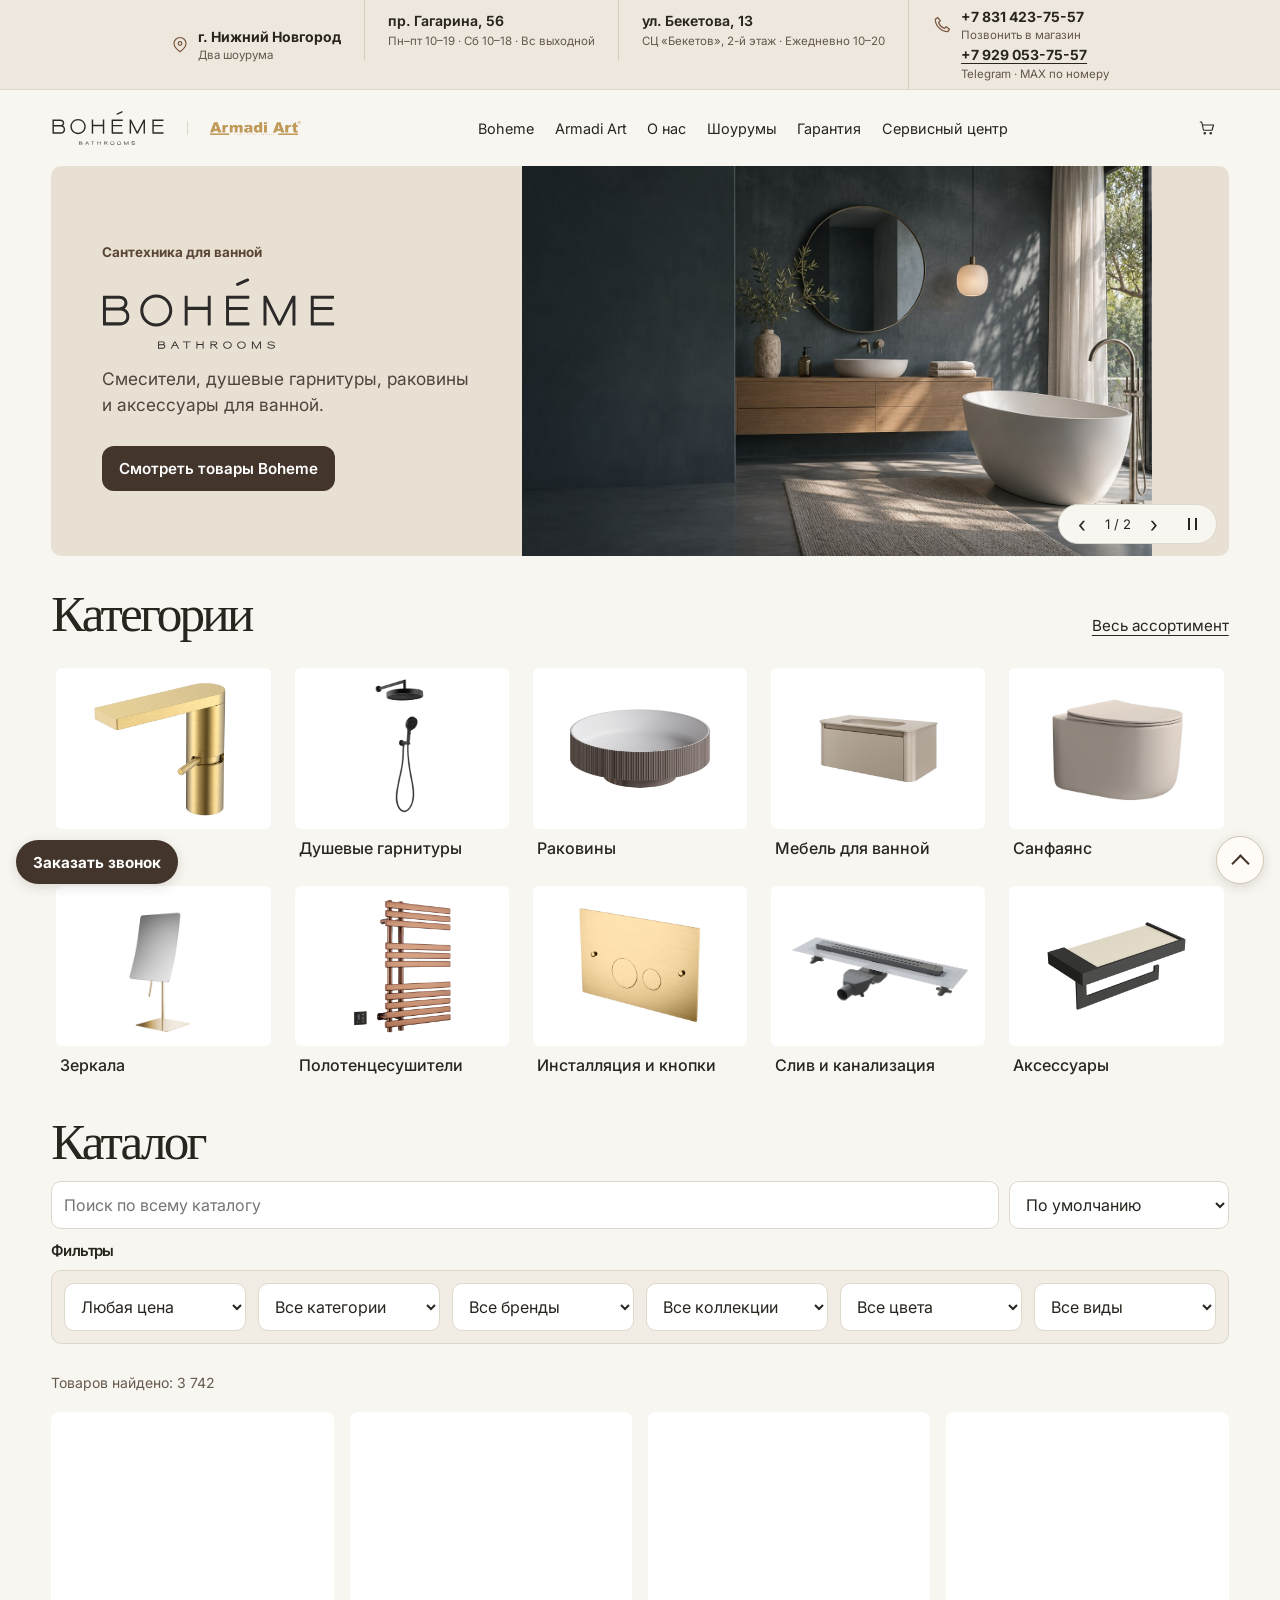
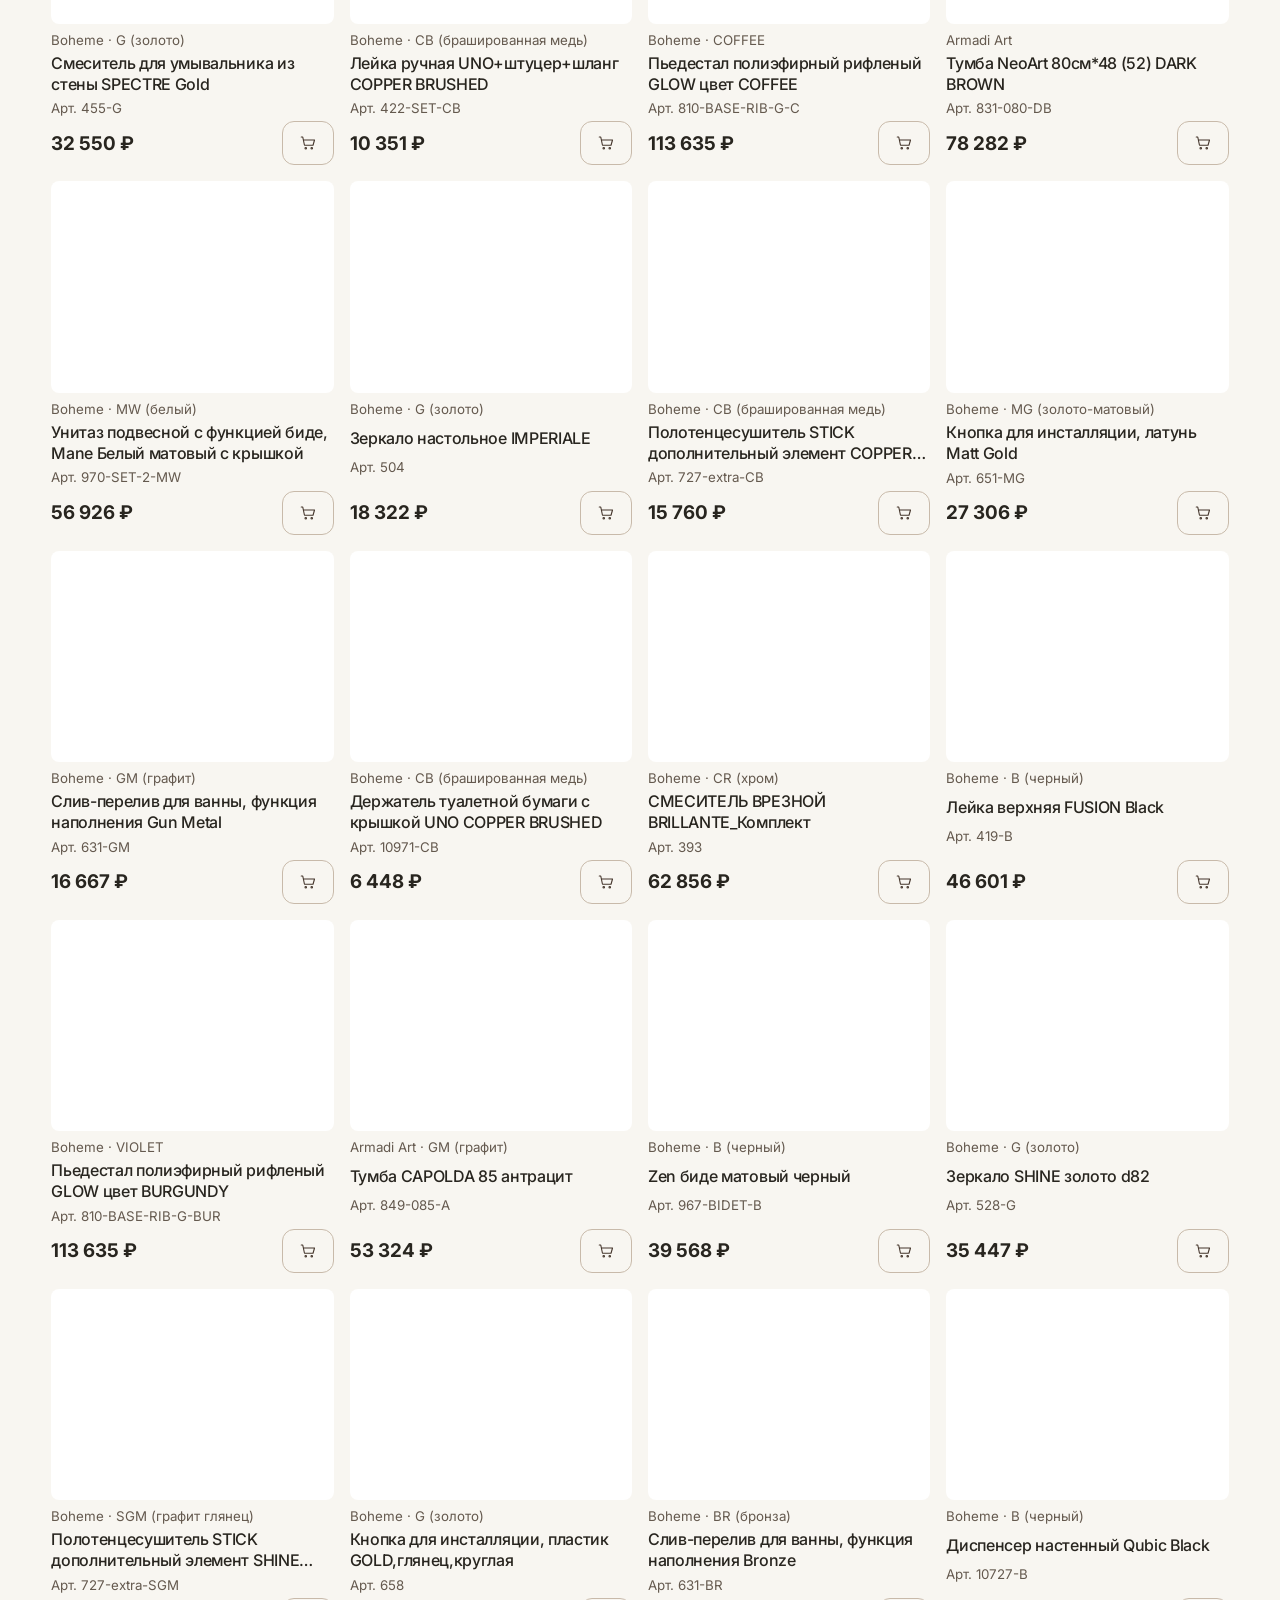
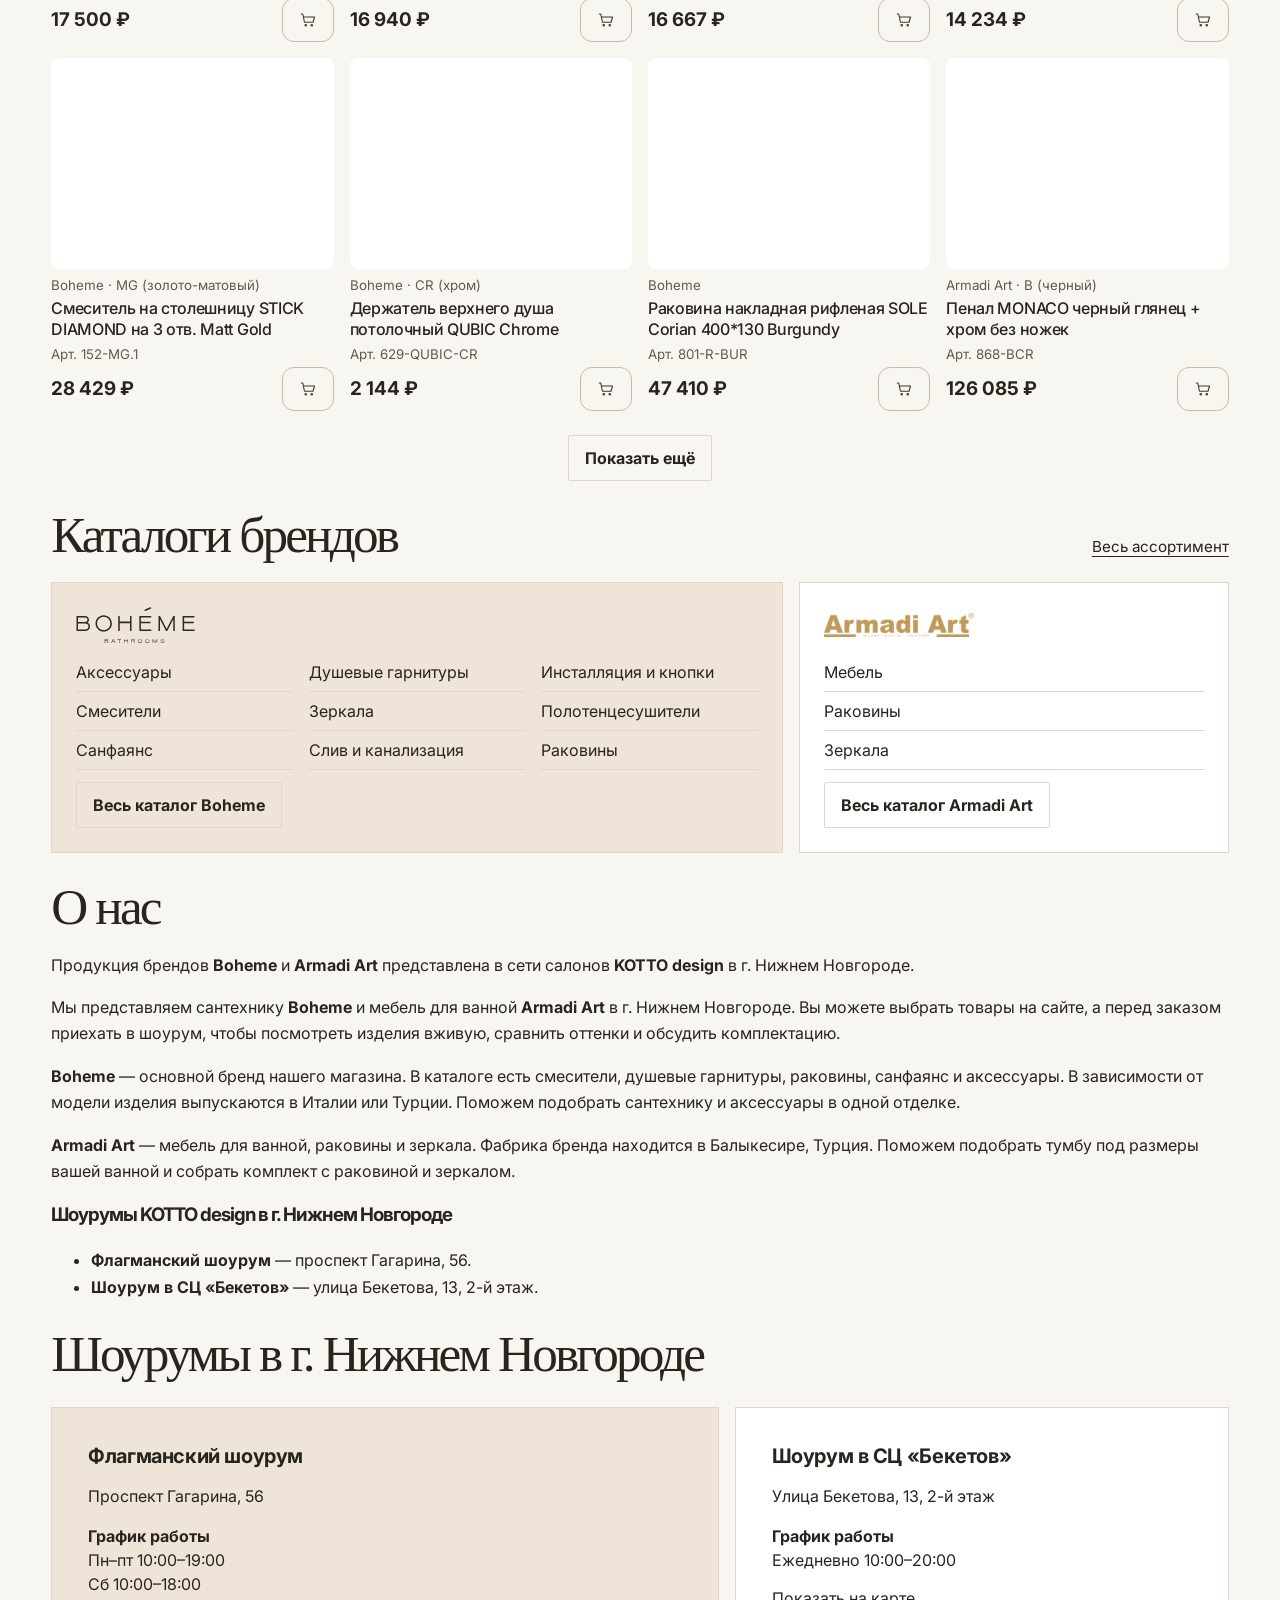
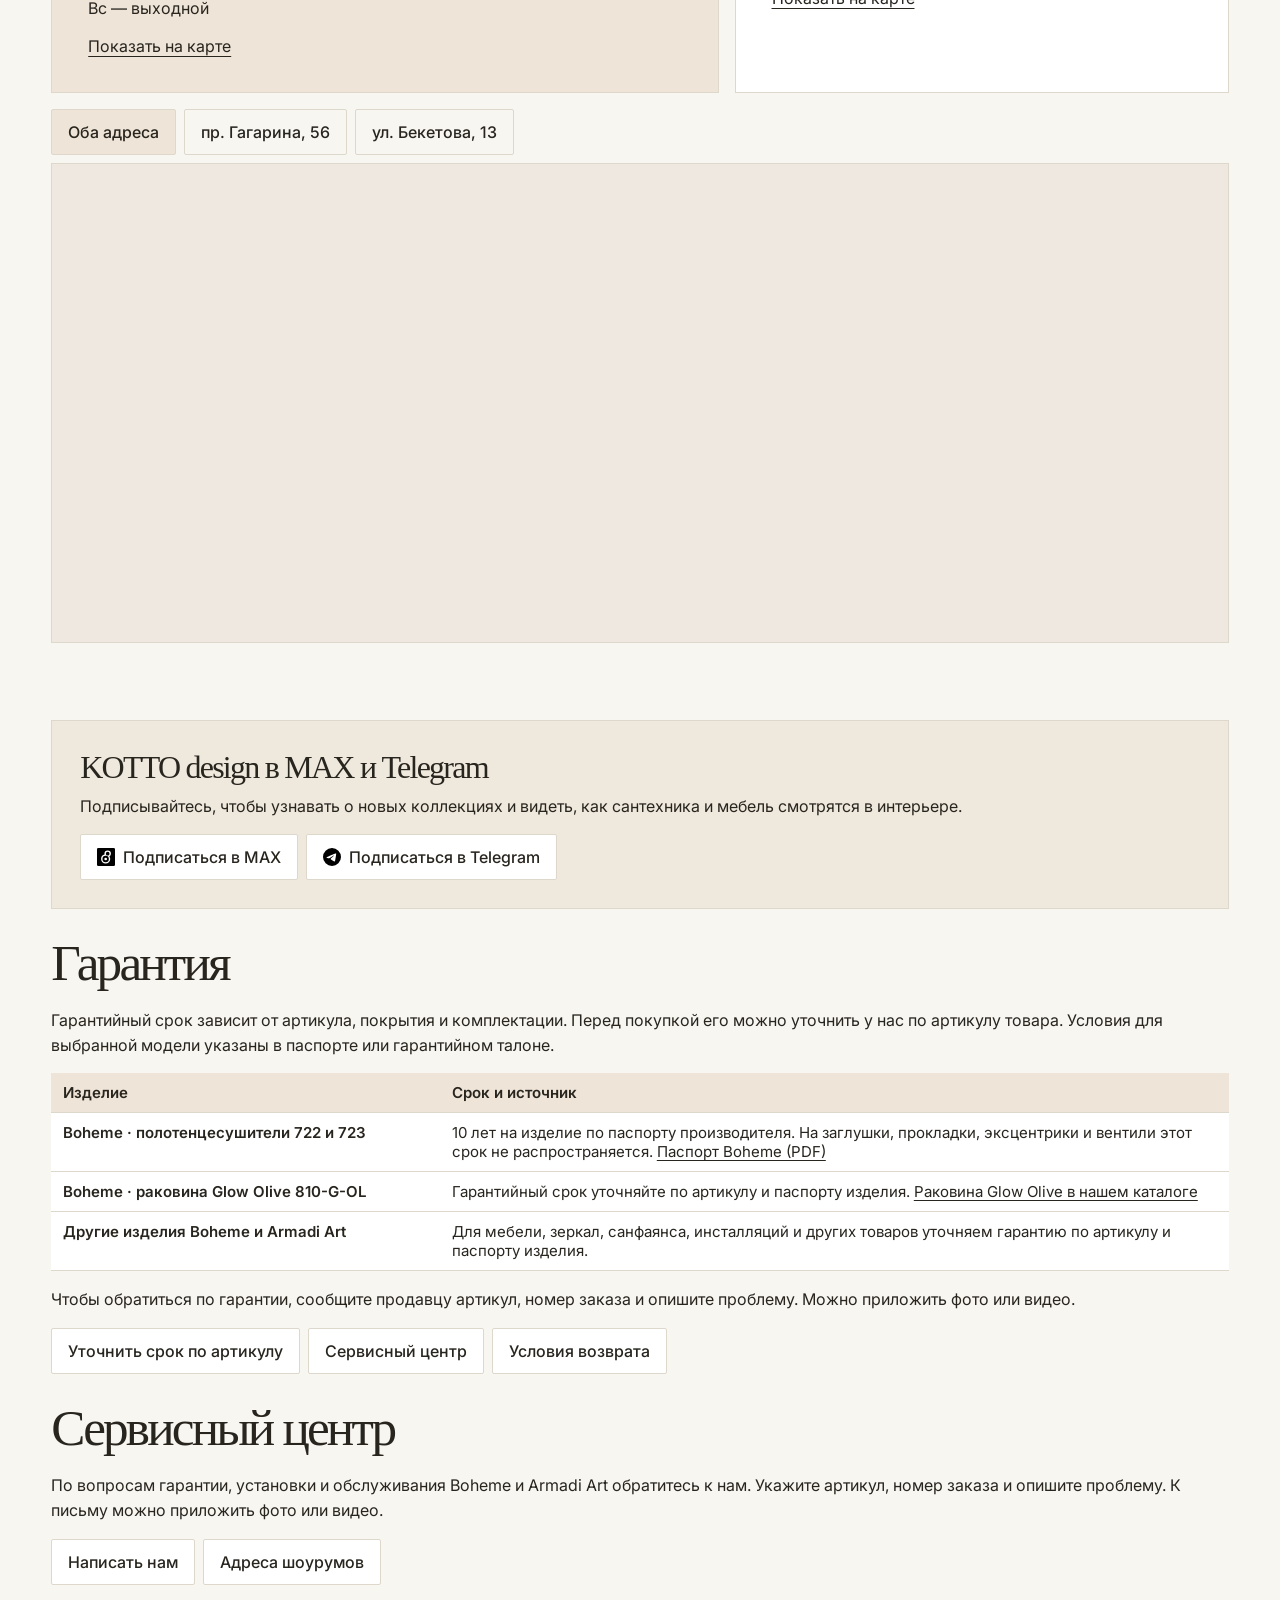
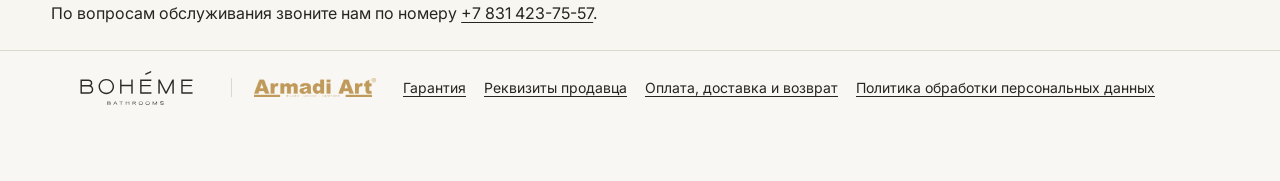
<file: index.html>
<!doctype html>
<html lang="ru"><head><meta charset="utf-8"><meta name="viewport" content="width=device-width,initial-scale=1"><meta name="description" content="Сантехника Boheme, мебель для ванной Armadi Art и консультация по подбору."><title>Boheme и Armadi Art — сантехника и мебель для ванной</title><link rel="stylesheet" href="style.css?v=88"><script defer src="product-videos.js?v=2"></script><script defer src="app.js?v=90"></script><script defer src="showroom-map.js?v=81"></script></head>
<body>
<div id="top" class="headerContacts" aria-label="Адреса, часы работы и телефон шоурумов">
  <div class="headerCity"><svg viewBox="0 0 24 24" width="18" height="18" fill="none" stroke="currentColor" stroke-width="1.55" aria-hidden="true"><path d="M20 10c0 5-8 11-8 11S4 15 4 10a8 8 0 1 1 16 0Z"/><circle cx="12" cy="10" r="2.5"/></svg><div><strong>г. Нижний Новгород</strong><span class="headerContactNote">Два шоурума</span></div></div>
  <details class="headerLocations" id="headerLocations" open>
    <summary><svg viewBox="0 0 24 24" width="18" height="18" fill="none" stroke="currentColor" stroke-width="1.55" aria-hidden="true"><path d="M20 10c0 5-8 11-8 11S4 15 4 10a8 8 0 1 1 16 0Z"/><circle cx="12" cy="10" r="2.5"/></svg>г. Нижний Новгород</summary>
    <div class="headerLocationList">
      <div class="headerShowroom">
        <a href="#showroom-gagarina">пр. Гагарина, 56</a>
        <span class="headerContactNote">Пн–пт 10–19 · Сб 10–18 · Вс выходной</span>
      </div>
      <div class="headerShowroom">
        <a href="#showroom-beketova">ул. Бекетова, 13</a>
        <span class="headerContactNote">СЦ «Бекетов», 2-й этаж · Ежедневно 10–20</span>
      </div>
    </div>
  </details>
  <div class="headerPhoneGroup">
    <a class="headerPhone" href="tel:+78314237557"><svg viewBox="0 0 24 24" width="20" height="20" fill="none" stroke="currentColor" stroke-width="1.5" stroke-linejoin="round" aria-hidden="true"><path d="M7 3 4 5c0 8 7 15 15 15l2-3-4-3-2 2c-3-1-6-4-7-7l2-2z"/></svg><span><strong>+7 831 423-75-57</strong><span class="headerContactNote">Позвонить в магазин</span></span></a>
    <a class="headerMessagePhone" href="https://t.me/+79290537557" target="_blank" rel="noopener" aria-label="Написать в Telegram на номер +7 929 053-75-57">
      <strong>+7 929 053-75-57</strong>
    </a>
    <span class="headerMessageNote">Telegram · MAX по номеру</span>
  </div>
</div>
<div class="storeNavigation"><header class="siteHeader"><button class="mobileMenuToggle outline" type="button" id="mobileMenuToggle" aria-controls="siteNav" aria-expanded="false" aria-label="Меню"><svg viewBox="0 0 24 24" width="20" height="20" fill="none" stroke="currentColor" stroke-width="1.5" aria-hidden="true"><path d="M4 6h16M4 12h16M4 18h16"/></svg></button><a class="logo brandLockup" href="./#top" data-home-link aria-label="Boheme и Armadi Art — главная"><img src="boheme-logo.svg" alt="Boheme"><img src="armadi-art-logo.png" alt="Armadi Art"></a><button id="basket" aria-label="Корзина" class="outline cartButton" type="button">
  <svg aria-hidden="true" width="18" height="18" viewBox="0 0 24 24" fill="none" stroke="currentColor" stroke-width="1.5" stroke-linecap="round" stroke-linejoin="round">
    <path d="M3 4h2l2.3 11h11.4l2-7H6"/>
    <circle cx="9" cy="19" r="1"/>
    <circle cx="17" cy="19" r="1"/>
  </svg>
  <span id="count" hidden></span>
</button></header>
<nav id="siteNav" class="siteNav" aria-label="Разделы сайта"><a href="#boheme">Boheme</a><a href="#armadi-art">Armadi Art</a><a href="#about">О нас</a><a href="#showrooms">Шоурумы</a><a href="#warranty">Гарантия</a><a href="#service-center">Сервисный центр</a>
</nav></div>
<main>
<section id="productPage" class="wrap" aria-labelledby="detailTitle" hidden>
  <nav id="productBreadcrumbs" class="productBreadcrumbs" aria-label="Хлебные крошки" hidden>
    <ol>
      <li><a href="#home">Главная</a></li>
      <li><a href="#catalog?">Каталог</a></li>
      <li><a id="breadcrumbCategory"></a></li>
      <li id="breadcrumbProduct" aria-current="page"></li>
    </ol>
  </nav>
  <a class="catalogReturn" id="catalogReturn" hidden>Вернуться к результатам</a>
  <div id="productDetail"></div>
</section>
<section id="home" class="wrap brandBanners" aria-label="Баннеры брендов">
  <div class="bannerTrack" id="bannerTrack" tabindex="0" aria-label="Листайте баннеры брендов">
    <section class="hero" aria-label="Boheme">
      <div class="heroCopy">
        <p class="eyebrow">Сантехника для ванной</p>
        <h1 class="heroBrand"><img src="boheme-logo.svg" alt="Boheme"></h1>
        <p>Смесители, душевые гарнитуры, раковины и аксессуары для ванной.</p>
        <a class="button" href="#catalog?brand=Boheme">Смотреть товары Boheme</a>
      </div>
      <div class="heroImage" role="img" aria-label="Современная ванная комната с отдельно стоящей ванной"></div>
    </section>
    <section class="hero heroArmadi" aria-label="Armadi Art">
      <div class="heroCopy">
        <p class="eyebrow">Мебель для ванной</p>
        <h2 class="heroBrand"><img src="armadi-art-logo.png" alt="Armadi Art"></h2>
        <p>Тумбы, раковины и зеркала для ванной комнаты.</p>
        <a class="button" href="#catalog?brand=Armadi+Art">Смотреть товары Armadi Art</a>
      </div>
      <div class="heroImage" role="img" aria-label="Интерьер ванной с тумбой из тёмного дерева, раковиной и зеркалом"></div>
    </section>
  </div>
  <div class="bannerControls" id="bannerControls" hidden>
    <button type="button" class="bannerArrow" data-banner-step="-1" aria-label="Предыдущий баннер">‹</button>
    <span id="bannerPosition" aria-label="Текущий баннер">1 / 2</span>
    <button type="button" class="bannerArrow" data-banner-step="1" aria-label="Следующий баннер">›</button>
    <button type="button" id="bannerPause" aria-label="Остановить автопрокрутку" title="Остановить автопрокрутку">
      <span class="bannerPauseIcon" aria-hidden="true"></span>
    </button>
  </div>
</section>
<section id="shopfront" class="wrap" aria-labelledby="shopfrontTitle" hidden>
  <div class="sectionHead"><h2 id="shopfrontTitle">Категории</h2><a href="#catalog" id="shopfrontAll">Весь ассортимент</a></div>
  <div id="shopfrontCategories" class="shopfrontCategories"></div>
</section>
<section id="catalog" class="wrap"><div class="catalogHead">
  <img id="catalogCategoryPhoto" alt="" hidden>
  <h2 id="catalogTitle">Каталог</h2>
</div><div class="catalogToolbar">
  <input id="search" type="search" placeholder="Поиск по всему каталогу" aria-label="Поиск по всему каталогу по названию или артикулу">
  <select id="catalogSort" aria-label="Сортировка">
    <option value="">По умолчанию</option>
    <option value="asc">Сначала дешевле</option>
    <option value="desc">Сначала дороже</option>
  </select>
</div>
<h3 id="catalogFiltersTitle">Фильтры</h3>
<div id="catalogFilters" class="filters" role="group" aria-labelledby="catalogFiltersTitle"><select id="priceRange" aria-label="Цена, ₽">
  <option value="">Любая цена</option>
  <option value="low">До 10 000 ₽</option>
  <option value="mid">10 000–30 000 ₽</option>
  <option value="high">Свыше 30 000 ₽</option>
  <option value="custom">Свой диапазон</option>
</select>
<div id="customPrice" class="customPrice" role="group" aria-label="Свой диапазон цен" hidden>
  <input id="priceFrom" type="number" min="0" inputmode="numeric" placeholder="От, ₽" aria-label="Цена от, ₽" aria-describedby="priceError">
  <input id="priceTo" type="number" min="0" inputmode="numeric" placeholder="До, ₽" aria-label="Цена до, ₽" aria-describedby="priceError">
  <p id="priceError" role="status" hidden>Укажите цены в целых рублях. Цена «До» должна быть не меньше цены «От».</p>
</div>
<select id="category" aria-label="Категория"></select><select id="brand" aria-label="Бренд"></select><select id="collection" aria-label="Коллекция" hidden></select><select id="color" aria-label="Цвет" hidden></select><select id="type" aria-label="Вид товара" hidden></select></div>
<div id="activeFilters" class="activeFilters" aria-label="Выбранные фильтры" hidden></div>
<div class="catalogResults">
  <p id="catalogStatus" role="status">Загружаем ассортимент…</p>
  <button type="button" id="filterReset" class="filterReset" hidden>Сбросить всё</button>
</div><div id="products" class="products"></div><p id="empty" hidden>Товары не найдены.</p><button id="moreProducts" class="outline" type="button" hidden>Показать ещё</button></section>
<section id="brands" class="wrap">
  <div class="sectionHead"><h2>Каталоги брендов</h2><a id="allProducts" href="#catalog">Весь ассортимент</a></div>
  <div id="brandCards" class="brands brandDirectories"></div>
</section>
<section id="about" class="wrap" aria-labelledby="about-title">
  <h2 id="about-title">О нас</h2>
  <div class="aboutCopy">
    <p>Продукция брендов <strong>Boheme</strong> и <strong>Armadi Art</strong> представлена в сети салонов <strong>KOTTO design</strong> в г. Нижнем Новгороде.</p>
    <p>Мы представляем сантехнику <strong>Boheme</strong> и мебель для ванной <strong>Armadi Art</strong> в г. Нижнем Новгороде. Вы можете выбрать товары на сайте, а перед заказом приехать в шоурум, чтобы посмотреть изделия вживую, сравнить оттенки и обсудить комплектацию.</p>
    <p><strong>Boheme</strong> — основной бренд нашего магазина. В каталоге есть смесители, душевые гарнитуры, раковины, санфаянс и аксессуары. В зависимости от модели изделия выпускаются в Италии или Турции. Поможем подобрать сантехнику и аксессуары в одной отделке.</p>
    <p><strong>Armadi Art</strong> — мебель для ванной, раковины и зеркала. Фабрика бренда находится в Балыкесире, Турция. Поможем подобрать тумбу под размеры вашей ванной и собрать комплект с раковиной и зеркалом.</p>
    <h3>Шоурумы KOTTO design в г. Нижнем Новгороде</h3>
    <ul>
      <li><strong>Флагманский шоурум</strong> — проспект Гагарина, 56.</li>
      <li><strong>Шоурум в СЦ «Бекетов»</strong> — улица Бекетова, 13, 2-й этаж.</li>
    </ul>
  </div>
</section>
<section id="showrooms" class="wrap" aria-labelledby="showrooms-title">
  <h2 id="showrooms-title">Шоурумы в г. Нижнем Новгороде</h2>
  <div class="showroomGrid">
    <article id="showroom-gagarina" class="showroom">
      <h3>Флагманский шоурум</h3>
      <p>Проспект Гагарина, 56</p>
      <p><strong>График работы</strong><br>Пн–пт 10:00–19:00<br>Сб 10:00–18:00<br>Вс — выходной</p>
      <a href="#showroomMapPanel" data-showroom-map="43.982333,56.288643">Показать на карте</a>
    </article>
    <article id="showroom-beketova" class="showroom">
      <h3>Шоурум в СЦ «Бекетов»</h3>
      <p>Улица Бекетова, 13, 2-й этаж</p>
      <p><strong>График работы</strong><br>Ежедневно 10:00–20:00</p>
      <a href="#showroomMapPanel" data-showroom-map="43.998126,56.290609">Показать на карте</a>
    </article>
  </div>
  <details class="showroomMapPanel" id="showroomMapPanel" open>
    <summary>Показать на карте</summary>
  <div id="showroomMapControls" class="showroomMapControls" role="group" aria-label="Выбрать шоурум на карте" hidden>
    <button type="button" class="outline" aria-pressed="true">Оба адреса</button>
    <button type="button" class="outline" aria-pressed="false" data-location="43.982333,56.288643">пр. Гагарина, 56</button>
    <button type="button" class="outline" aria-pressed="false" data-location="43.998126,56.290609">ул. Бекетова, 13</button>
  </div>
  <iframe
    id="showroomMap"
    class="showroomMap"
    title="Яндекс Карты — два шоурума KOTTO design в г. Нижнем Новгороде"
    src="https://yandex.ru/map-widget/v1/?ll=43.990230%2C56.289626&amp;z=14&amp;l=map&amp;pt=43.982333%2C56.288643%2Cpm2blm1~43.998126%2C56.290609%2Cpm2blm2"
    loading="lazy"
    sandbox="allow-scripts allow-same-origin allow-popups allow-popups-to-escape-sandbox"
  ></iframe>
  </details>
</section>
<section id="subscribe" class="wrap socialSubscribe" aria-labelledby="subscribe-title">
  <div>
    <h2 id="subscribe-title">KOTTO design в MAX и Telegram</h2>
    <p>Подписывайтесь, чтобы узнавать о новых коллекциях и видеть, как сантехника и мебель смотрятся в интерьере.</p>
  </div>
  <div class="socialSubscribeLinks">
    <a class="outline" href="https://max.ru/channel_kotto_design" target="_blank" rel="noopener"><img src="max-icon.svg" alt="" width="18" height="18">Подписаться в MAX</a>
    <a class="outline" href="https://t.me/kottodesign" target="_blank" rel="noopener"><img src="telegram-icon.svg" alt="" width="18" height="18">Подписаться в Telegram</a>
  </div>
</section>
<section id="warranty" class="wrap serviceCenter" aria-labelledby="warranty-title">
  <h2 id="warranty-title">Гарантия</h2>
  <p>Гарантийный срок зависит от артикула, покрытия и комплектации. Перед покупкой его можно уточнить у нас по артикулу товара. Условия для выбранной модели указаны в паспорте или гарантийном талоне.</p>
  <table class="warrantyTable">
    <thead><tr><th scope="col">Изделие</th><th scope="col">Срок и источник</th></tr></thead>
    <tbody>
      <tr><th scope="row">Boheme · полотенцесушители 722 и 723</th><td>10 лет на изделие по паспорту производителя. На заглушки, прокладки, эксцентрики и вентили этот срок не распространяется. <a href="pasport-boheme-722-723.pdf" target="_blank" rel="noopener">Паспорт Boheme (PDF)</a></td></tr>
      <tr><th scope="row">Boheme · раковина Glow Olive 810-G-OL</th><td>Гарантийный срок уточняйте по артикулу и паспорту изделия. <a href="#product=%5B%22boheme%22%2C%22810-G-OL%22%5D">Раковина Glow Olive в нашем каталоге</a></td></tr>
      <tr><th scope="row">Другие изделия Boheme и Armadi Art</th><td>Для мебели, зеркал, санфаянса, инсталляций и других товаров уточняем гарантию по артикулу и паспорту изделия.</td></tr>
    </tbody>
  </table>
  <p>Чтобы обратиться по гарантии, сообщите продавцу артикул, номер заказа и опишите проблему. Можно приложить фото или видео.</p>
  <div class="serviceCenterLinks">
    <a class="outline" href="tel:+78314237557">Уточнить срок по артикулу</a>
    <a class="outline" href="#service-center">Сервисный центр</a>
    <a class="outline" href="./legal.html#terms">Условия возврата</a>
  </div>
</section>
<section id="service-center" class="wrap serviceCenter" aria-labelledby="service-center-title">
  <h2 id="service-center-title">Сервисный центр</h2>
  <p>По вопросам гарантии, установки и обслуживания Boheme и Armadi Art обратитесь к нам. Укажите артикул, номер заказа и опишите проблему. К письму можно приложить фото или видео.</p>
  <div class="serviceCenterLinks">
    <a class="outline" href="mailto:mail@kottto.design">Написать нам</a>
    <a class="outline" href="#showrooms">Адреса шоурумов</a>
  </div>
  <p>По вопросам обслуживания звоните нам по номеру <a class="serviceCenterPhone" href="tel:+78314237557">+7 831 423-75-57</a>.</p>
</section>
</main>
<footer><a class="logo brandLockup" href="./#top" data-home-link aria-label="Boheme и Armadi Art — главная"><img src="boheme-logo.svg" alt="Boheme"><img src="armadi-art-logo.png" alt="Armadi Art"></a><nav class="legalLinks" aria-label="Информация о магазине">
  <a href="#warranty">Гарантия</a>
  <a href="./legal.html#seller">Реквизиты продавца</a>
  <a href="./legal.html#terms">Оплата, доставка и возврат</a>
  <a href="./legal.html#privacy">Политика обработки персональных данных</a>
</nav></footer>
<dialog id="cartDialog"><form method="dialog" class="close"><button class="requestClose" aria-label="Закрыть"></button></form><h2 id="cartTitle">Корзина</h2><div id="cartItems"></div><p id="total"></p><form id="request" hidden><h3>Заявка на обратный звонок</h3><p id="requestProduct" hidden></p><label>Имя<input name="customer" autocomplete="name" required maxlength="100"></label><label>Телефон<input name="phone" type="tel" autocomplete="tel" inputmode="tel" required maxlength="30"></label><label>Комментарий<textarea name="comment" rows="2" maxlength="500"></textarea></label><p class="note">Для проверки формы используйте условный номер. Данные из демоверсии не отправляются менеджеру.</p><p class="note"><a href="./legal.html#privacy" target="_blank" rel="noopener">Политика обработки персональных данных</a></p><button class="button">Проверить заявку</button> <a class="outline" href="tel:+78314237557">Позвонить в магазин</a></form><p id="requestStatus" role="status"></p></dialog>
<dialog id="mediaDialog" aria-labelledby="mediaTitle">
  <div class="mediaHeader">
    <h2 id="mediaTitle">Просмотр изображения</h2>
    <form method="dialog" class="close"><button class="mediaClose" aria-label="Закрыть просмотр"></button></form>
  </div>
  <div class="mediaStage">
    <p id="mediaError" role="status" hidden>Не удалось загрузить изображение.</p>
    <img id="mediaImage" alt="">
    <div class="mediaNavigation" id="mediaNavigation" hidden>
      <button type="button" id="mediaPrevious" class="mediaArrow" aria-label="Предыдущее изображение"></button>
      <button type="button" id="mediaNext" class="mediaArrow" aria-label="Следующее изображение"></button>
    </div>
  </div>
  <span id="mediaPosition" role="status"></span>
  <a id="mediaOriginal" target="_blank" rel="noopener">Открыть оригинал</a>
</dialog>
<button type="button" class="button floatingCallback" data-consultation aria-haspopup="dialog" aria-controls="cartDialog">Заказать звонок</button>
<a id="backToTop" class="backToTop" href="#top" aria-label="Наверх" title="Наверх"></a>
<p id="toast" role="status" hidden></p>
</body></html>
</file>
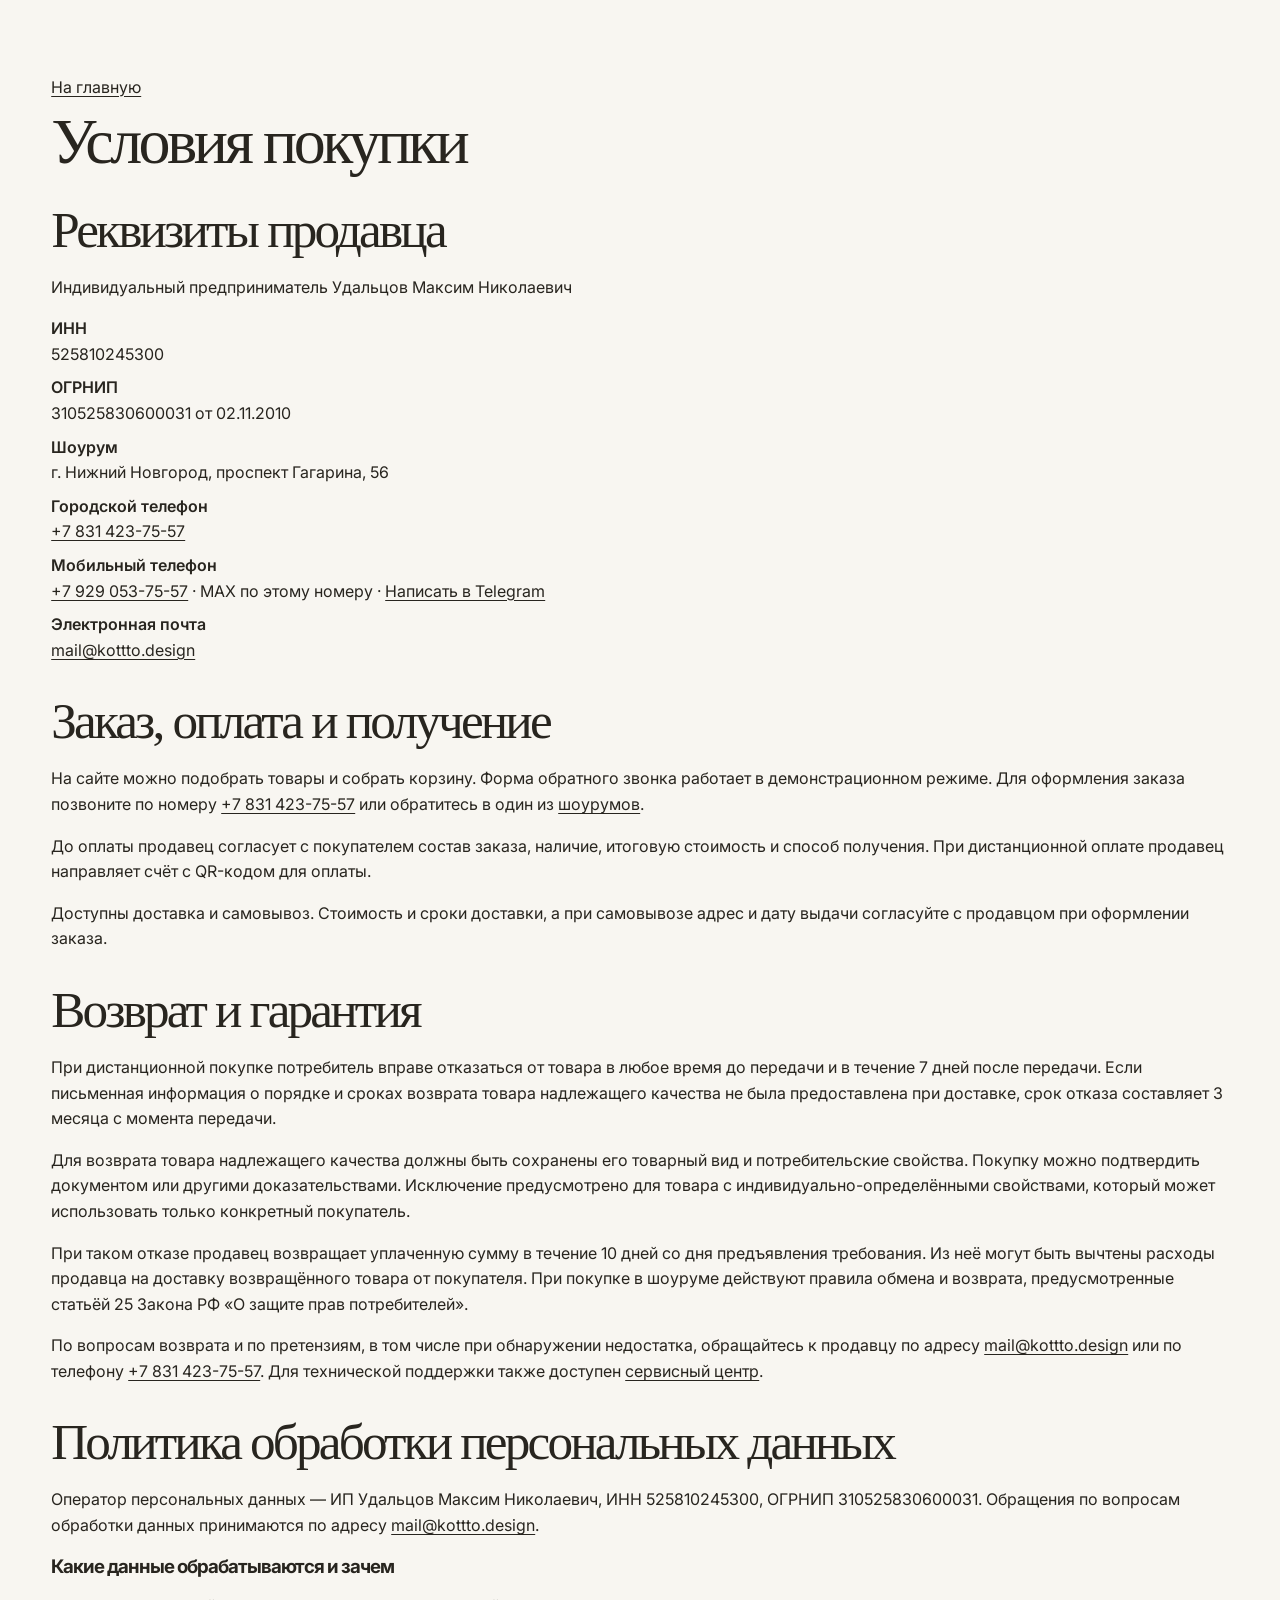
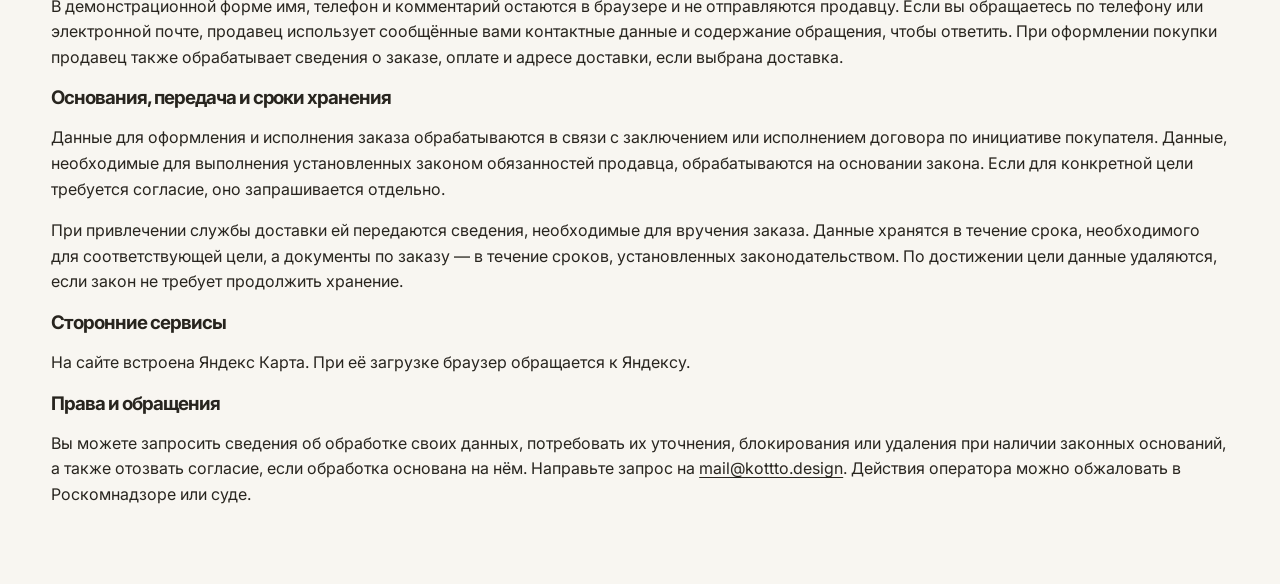
<file: legal.html>
<!doctype html>
<html lang="ru">
<head>
  <meta charset="utf-8">
  <meta name="viewport" content="width=device-width, initial-scale=1">
  <title>Условия покупки и персональные данные — Boheme и Armadi Art</title>
  <link rel="stylesheet" href="./style.css?v=66">
</head>
<body>
<main class="wrap legalInfo">
  <a href="./">На главную</a>
  <h1>Условия покупки</h1>
  <section id="seller" aria-labelledby="seller-title">
    <h2 id="seller-title">Реквизиты продавца</h2>
    <p>Индивидуальный предприниматель Удальцов Максим Николаевич</p>
    <dl>
      <dt>ИНН</dt><dd>525810245300</dd>
      <dt>ОГРНИП</dt><dd>310525830600031 от 02.11.2010</dd>
      <dt>Шоурум</dt><dd>г. Нижний Новгород, проспект Гагарина, 56</dd>
      <dt>Городской телефон</dt><dd><a href="tel:+78314237557">+7 831 423-75-57</a></dd>
      <dt id="max-contact">Мобильный телефон</dt><dd><a href="tel:+79290537557">+7 929 053-75-57</a> · MAX по этому номеру · <a href="https://t.me/+79290537557" target="_blank" rel="noopener">Написать в Telegram</a></dd>
      <dt>Электронная почта</dt><dd><a href="mailto:mail@kottto.design">mail@kottto.design</a></dd>
    </dl>
  </section>
  <section id="terms" aria-labelledby="terms-title">
    <h2 id="terms-title">Заказ, оплата и получение</h2>
    <p>На сайте можно подобрать товары и собрать корзину. Форма обратного звонка работает в демонстрационном режиме. Для оформления заказа позвоните по номеру <a href="tel:+78314237557">+7 831 423-75-57</a> или обратитесь в один из <a href="./#showrooms">шоурумов</a>.</p>
    <p>До оплаты продавец согласует с покупателем состав заказа, наличие, итоговую стоимость и способ получения. При дистанционной оплате продавец направляет счёт с QR-кодом для оплаты.</p>
    <p>Доступны доставка и самовывоз. Стоимость и сроки доставки, а при самовывозе адрес и дату выдачи согласуйте с продавцом при оформлении заказа.</p>
  </section>
  <section id="returns" aria-labelledby="returns-title">
    <h2 id="returns-title">Возврат и гарантия</h2>
    <p>При дистанционной покупке потребитель вправе отказаться от товара в любое время до передачи и в течение 7 дней после передачи. Если письменная информация о порядке и сроках возврата товара надлежащего качества не была предоставлена при доставке, срок отказа составляет 3 месяца с момента передачи.</p>
    <p>Для возврата товара надлежащего качества должны быть сохранены его товарный вид и потребительские свойства. Покупку можно подтвердить документом или другими доказательствами. Исключение предусмотрено для товара с индивидуально-определёнными свойствами, который может использовать только конкретный покупатель.</p>
    <p>При таком отказе продавец возвращает уплаченную сумму в течение 10 дней со дня предъявления требования. Из неё могут быть вычтены расходы продавца на доставку возвращённого товара от покупателя. При покупке в шоуруме действуют правила обмена и возврата, предусмотренные статьёй 25 Закона РФ «О защите прав потребителей».</p>
    <p>По вопросам возврата и по претензиям, в том числе при обнаружении недостатка, обращайтесь к продавцу по адресу <a href="mailto:mail@kottto.design">mail@kottto.design</a> или по телефону <a href="tel:+78314237557">+7 831 423-75-57</a>. Для технической поддержки также доступен <a href="./#service-center">сервисный центр</a>.</p>
  </section>
  <section id="privacy" aria-labelledby="privacy-title">
    <h2 id="privacy-title">Политика обработки персональных данных</h2>
    <p>Оператор персональных данных — ИП Удальцов Максим Николаевич, ИНН 525810245300, ОГРНИП 310525830600031. Обращения по вопросам обработки данных принимаются по адресу <a href="mailto:mail@kottto.design">mail@kottto.design</a>.</p>
    <h3>Какие данные обрабатываются и зачем</h3>
    <p>В демонстрационной форме имя, телефон и комментарий остаются в браузере и не отправляются продавцу. Если вы обращаетесь по телефону или электронной почте, продавец использует сообщённые вами контактные данные и содержание обращения, чтобы ответить. При оформлении покупки продавец также обрабатывает сведения о заказе, оплате и адресе доставки, если выбрана доставка.</p>
    <h3>Основания, передача и сроки хранения</h3>
    <p>Данные для оформления и исполнения заказа обрабатываются в связи с заключением или исполнением договора по инициативе покупателя. Данные, необходимые для выполнения установленных законом обязанностей продавца, обрабатываются на основании закона. Если для конкретной цели требуется согласие, оно запрашивается отдельно.</p>
    <p>При привлечении службы доставки ей передаются сведения, необходимые для вручения заказа. Данные хранятся в течение срока, необходимого для соответствующей цели, а документы по заказу — в течение сроков, установленных законодательством. По достижении цели данные удаляются, если закон не требует продолжить хранение.</p>
    <h3>Сторонние сервисы</h3>
    <p>На сайте встроена Яндекс Карта. При её загрузке браузер обращается к Яндексу.</p>
    <h3>Права и обращения</h3>
    <p>Вы можете запросить сведения об обработке своих данных, потребовать их уточнения, блокирования или удаления при наличии законных оснований, а также отозвать согласие, если обработка основана на нём. Направьте запрос на <a href="mailto:mail@kottto.design">mail@kottto.design</a>. Действия оператора можно обжаловать в Роскомнадзоре или суде.</p>
  </section>
</main>
</body>
</html>
</file>
<file: style.css>
@font-face {
  font-family: Inter;
  src: url('./inter-variable.woff') format('woff');
  font-style: normal;
  font-weight: 100 900;
  font-display: swap;
}

:root{font-family:Inter,system-ui,sans-serif;color:#182933;background:#f4f6f6;--ink:#182933;--accent:#b9e7e2;--line:#d4dfe0}*{box-sizing:border-box}body{margin:0}a{color:inherit;text-decoration:none}button,input,select,textarea{font:inherit}button,a,select{touch-action:manipulation}button{cursor:pointer}header,footer{display:flex;align-items:center;justify-content:space-between;gap:20px;padding:20px max(5vw,20px);background:white}nav{display:flex;gap:32px}.logo{font-weight:800;letter-spacing:-.04em;font-size:1.4rem;white-space:nowrap}.logo span{display:inline-block;color:#1e716f;font-size:1.8rem;line-height:.8;vertical-align:middle}.outline,.button{display:inline-block;border-radius:8px;padding:12px 16px;font-weight:700;border:1px solid var(--line);background:white;color:var(--ink)}.button{background:var(--accent);border-color:transparent}.outline:hover,.button:hover{filter:brightness(.95)}.hero{min-height:480px;display:flex;align-items:center;color:white;background:linear-gradient(90deg,#10262de8,#10262d73 62%,#10262d11),url(hero.jpg) center 56%/cover,#294650;padding:50px max(5vw,20px)}.hero>div{max-width:630px}.hero p:not(.eyebrow){max-width:460px;font-size:1.12rem;line-height:1.55;margin-bottom:27px}.eyebrow{color:var(--accent);font-weight:700}h1,h2,h3{margin:0;letter-spacing:-.055em}h1{font-size:clamp(2.65rem,7vw,5.3rem);line-height:1}h2{font-size:clamp(1.7rem,4vw,2.5rem)}.wrap{width:min(90%,1320px);margin:52px auto}.brands,.products{display:grid;gap:16px}.brands{grid-template-columns:1.6fr 1fr;margin-top:18px}.brandCard{text-align:left;padding:24px;border:1px solid var(--line);border-radius:12px;background:#fff;color:var(--ink)}.brandCard:first-child{background:#20434c;color:#fff}.brandCard strong{display:block;font-size:1.5rem;margin-top:6px}.catalogHead{display:flex;justify-content:space-between;align-items:center;gap:12px}.catalogHead p,.note,footer p{color:#48616a}.filters{display:grid;grid-template-columns:2fr 1fr 1fr;gap:12px;margin:10px 0 20px}input,select,textarea{background:white;border:1px solid var(--line);border-radius:8px;padding:12px;color:var(--ink);width:100%;min-width:0}.products{grid-template-columns:repeat(auto-fill,minmax(min(100%,230px),1fr))}.product{display:flex;flex-direction:column;overflow:hidden;background:white;border:1px solid var(--line);border-radius:12px}.product img,.productVisual{width:100%;aspect-ratio:1.65;object-fit:cover;background:#dce8e8}.productVisual{display:grid;place-items:center;color:#31545b;font-weight:700}.info{display:grid;gap:12px;padding:18px;flex:1}.info h3{font-size:1.16rem;letter-spacing:-.02em;font-weight:500}.info small{color:#45636d}.productEnd{display:flex;flex-wrap:wrap;align-items:center;justify-content:space-between;gap:8px;margin-top:auto}.productEnd strong{font-size:1.18rem}dialog{width:min(92vw,540px);border:0;border-radius:16px;padding:26px;color:var(--ink);max-height:90vh}dialog::backdrop{background:#15272dc4}.close{float:right}.close button{border:0;background:#eef4f4;border-radius:50%;width:38px;height:38px;font-size:1.4rem}dialog label{display:grid;gap:5px;margin:12px 0}dialog p{line-height:1.5}.cartRow{display:flex;align-items:center;justify-content:space-between;gap:12px;border-bottom:1px solid var(--line);padding:12px 0}.qty{display:flex;align-items:center;gap:8px;white-space:nowrap}.qty button{background:#eef4f4;border:0;border-radius:6px;width:32px;height:32px}#toast{position:fixed;bottom:16px;right:16px;padding:12px 18px;background:#20434c;color:white;border-radius:8px;margin:0}footer p{margin:0}@media(max-width:620px){header nav{display:none}.hero{min-height:410px}.brands{grid-template-columns:1fr}.filters{grid-template-columns:1fr 1fr}.filters input{grid-column:1/-1}footer{align-items:flex-start;flex-direction:column}.catalogHead .outline{padding:8px}}

/* Storefront */
:root{--ink:#28251f;--accent:#d9b68b;--line:#ded8ce;color:var(--ink);background:#f9f7f3}
html{scroll-padding-top:20px}.siteHeader,.siteNav,footer{background:#f9f7f3}.siteHeader{display:grid;grid-template-columns:1fr auto 1fr;padding-block:18px;border-bottom:1px solid var(--line)}.siteHeader .outline{justify-self:end}.siteHeader .logo,footer .logo{font-family:Georgia,serif;font-weight:400;font-size:clamp(1.4rem,4vw,2.2rem);letter-spacing:-.04em}.siteHeader .logo{grid-column:2}.siteHeader .outline{grid-column:3}.siteNav{display:flex;justify-content:center;gap:clamp(18px,5vw,60px);padding:14px 12px;font-size:.9rem}.siteNav a:hover,.sectionHead a:hover{text-decoration:underline}.outline,.button{border-radius:2px}.outline{background:transparent}.button{background:#43352b;color:#fff;font-size:.95rem}.hero{display:grid;grid-template-columns:.85fr 1.15fr;min-height:clamp(290px,42vh,380px);align-items:stretch;background:#e9e0d4;color:var(--ink);padding:0}.heroCopy{align-self:center;padding:26px clamp(24px,6vw,105px)}.heroImage{background:url(hero.jpg) center/cover no-repeat;min-width:0}.hero p:not(.eyebrow){color:#4d443b;font-size:1.08rem;line-height:1.5;margin-bottom:28px}.eyebrow{color:#5a4636;font-size:.84rem;margin-bottom:18px}h1,h2{font-family:Georgia,serif;font-weight:400;letter-spacing:-.055em}h1{font-size:clamp(3rem,6vw,6rem);line-height:.92}h2{font-size:clamp(2rem,4vw,3.5rem)}.wrap{margin-block:clamp(42px,6vw,86px)}.sectionHead{display:flex;justify-content:space-between;align-items:baseline;gap:12px;margin-bottom:20px}.sectionHead a{font-size:.95rem;text-decoration:underline;text-underline-offset:4px}.categoryCards{display:grid;grid-template-columns:repeat(4,minmax(0,1fr));gap:14px}.categoryCard{display:grid;text-align:left;gap:10px;padding:0;border:0;background:transparent;color:var(--ink);font-weight:700}.categoryCard img,.categoryCard .productVisual{display:block;width:100%;aspect-ratio:1.12;object-fit:cover;background:#e6dcd0}.categoryCard:hover img{filter:brightness(.93)}.brands{grid-template-columns:1.7fr 1fr}.brandCard{border-radius:2px;background:#efe8dd;padding:clamp(20px,4vw,46px)}.brandCard:first-child{background:#352c26;color:#fff}.brandCard strong{font:400 clamp(2rem,5vw,4rem)/1 Georgia,serif;margin:9px 0 12px}.product{border-radius:2px}.product img,.productVisual{background:#e9ddd0;color:#44362b}.productVisual{aspect-ratio:1.3}.product img{aspect-ratio:1.3}.productTitle{background:transparent;border:0;padding:0;text-align:left;color:inherit}.productTitle:hover{text-decoration:underline}.info small,.catalogHead p,.note,footer p{color:#64594e}.consultation{background:#e9e0d4;padding:1px 0}.consultation .wrap{margin-block:48px}.consultation p{max-width:560px;line-height:1.6}.detailPhoto{width:100%;max-height:360px;object-fit:cover;display:block;margin:16px 0}.detailMeta{color:#64594e}.detailActions{display:flex;flex-wrap:wrap;align-items:center;gap:12px;margin-top:20px}footer{border-top:1px solid var(--line)}#toast{background:#43352b}
@media(max-width:760px){.hero{grid-template-columns:1fr;min-height:0}.heroCopy{padding:38px 5vw}.heroImage{min-height:270px;background-position:center 58%}.categoryCards{grid-template-columns:repeat(2,minmax(0,1fr))}.brands{grid-template-columns:1fr}.siteHeader .outline{padding:8px}.siteHeader{gap:8px}}
@media(prefers-reduced-motion:reduce){*{scroll-behavior:auto!important}}

.brandLockup{display:flex;align-items:center;gap:clamp(7px,2vw,22px)}
.brandLockup img{display:block;width:clamp(61px,12vw,145px);max-height:34px;object-fit:contain}
.brandLockup img+img{border-left:1px solid var(--line);padding-left:clamp(7px,2vw,22px)}
#brands{margin-block:24px}
#brands .sectionHead{margin-bottom:14px}
.brandDirectories{align-items:stretch}
.brandDirectory{display:flex;flex-direction:column;min-width:0;padding:clamp(14px,2vw,24px);background:#fff;border:1px solid var(--line)}
.brandDirectory > .outline{align-self:flex-start;margin-top:auto}
.brandDirectory:first-child{background:#eee4d7}
.brandDirectory h3{margin-bottom:10px}
.brandDirectory h3 img{display:block;width:min(150px,100%);height:36px;object-fit:contain;object-position:left center}
.brandCategoryList{columns:2;column-gap:16px;list-style:none;margin:0 0 12px;padding:0}
.brandDirectory:nth-child(2) .brandCategoryList{columns:1}
.brandCategoryList li{break-inside:avoid;border-bottom:1px solid var(--line)}
.categoryLink{min-height:38px;padding:7px 0;background:transparent;border:0;color:var(--ink);text-align:left;width:100%}
.categoryLink:hover{text-decoration:underline;text-underline-offset:4px}
@media(max-width:420px){.siteHeader{padding-inline:12px}.siteHeader .outline{font-size:.83rem}.brandCategoryList{columns:1}}

.showroomGrid{display:grid;grid-template-columns:1.35fr 1fr;gap:16px;margin-top:24px}
.showroom{background:#fff;border:1px solid var(--line);padding:clamp(20px,3vw,36px)}
.showroom:first-child{background:#eee4d7}
.showroom h3{font-size:1.25rem;letter-spacing:-.02em}
.showroom p{line-height:1.5}
.showroom a{text-decoration:underline;text-underline-offset:4px}
@media(max-width:620px){.showroomGrid{grid-template-columns:1fr}.siteNav{flex-wrap:wrap;gap:12px 18px}}

.backToTop {
  position: fixed;
  z-index: 2;
  right: max(16px, env(safe-area-inset-right));
  bottom: max(16px, env(safe-area-inset-bottom));
  display: grid;
  place-items: center;
  width: 48px;
  height: 48px;
  border: 1px solid #d2c5b5;
  border-radius: 50%;
  background: #fffcf7;
  color: #43352b;
  box-shadow: 0 3px 12px #28251f24;
}
.backToTop::after {
  content: "";
  width: 11px;
  height: 11px;
  border-top: 2px solid currentColor;
  border-left: 2px solid currentColor;
  transform: translateY(3px) rotate(45deg);
}
.backToTop:hover { background: #eee4d7; }
.backToTop:focus-visible { outline: 2px solid #43352b; outline-offset: 3px; }
#toast{z-index:3;bottom:72px}
html:has(#top:target){scroll-behavior:smooth}
footer{padding-right:max(5vw,110px)}
@media(min-width:621px){footer{padding-right:max(5vw,125px)}}

.bannerTrack {
  display: grid;
  grid-auto-flow: column;
  grid-auto-columns: 100%;
  overflow-x: auto;
  scroll-snap-type: x mandatory;
  scrollbar-width: none;
}
.bannerTrack::-webkit-scrollbar { display: none; }
.bannerTrack:focus-visible { outline: 2px solid #43352b; outline-offset: -3px; }
.bannerTrack .hero { scroll-snap-align: start; min-width: 0; }
.heroArmadi { background: #e2d7c9; }
.heroArmadi .heroImage { background-image: url(armadi-banner.jpg); }
.heroCopy .heroBrand {
  width: 100%;
  min-width: 0;
  flex-shrink: 0;
  display: flex;
  align-items: center;
  height: .92em;
  font-size: clamp(3rem, 6vw, 6rem);
}
.heroBrand img {
  display: block;
  width: 3.25em;
  max-width: 100%;
  max-height: 100%;
  object-fit: contain;
  object-position: left center;
}
.heroArmadi .heroBrand img { width: clamp(150px, 28vw, 350px); }
.bannerTrack .heroCopy p:not(.eyebrow) { min-height: 2lh; }
@media (min-width: 761px) {
  .bannerTrack .heroCopy {
    align-self: stretch;
    display: flex;
    flex-direction: column;
    align-items: flex-start;
  }
  .bannerTrack .heroCopy .button { margin-top: auto; }
}
@media (min-width: 761px) and (max-width: 1100px) {
  .bannerTrack .heroCopy .button {
    display: inline-grid;
    align-items: center;
    min-height: calc(2lh + 26px);
  }
}
@media (max-width: 390px) {
  .bannerTrack .heroCopy p:not(.eyebrow) { min-height: 3lh; }
}
.bannerControls {
  display: flex;
  justify-content: center;
  align-items: center;
  gap: 8px;
  padding: 5px 12px;
  border-bottom: 1px solid var(--line);
}
.bannerControls[hidden] { display: none; }
.bannerControls button {
  min-height: 44px;
  padding: 0 14px;
  background: transparent;
  border: 1px solid transparent;
  border-radius: 24px;
  color: var(--ink);
  font: inherit;
  font-size: .9rem;
  cursor: pointer;
}
.bannerControls button[aria-pressed="true"] { background: #eee4d7; border-color: #d9cab8; }
.bannerControls button:hover { border-color: #d9cab8; }
.bannerControls button:focus-visible { outline: 2px solid #43352b; outline-offset: 2px; }
#bannerPause { display: grid; place-items: center; width: 44px; padding: 0; }
.bannerPauseIcon { width: 9px; height: 12px; border-inline: 2px solid currentColor; }
#bannerPause[data-paused="true"] .bannerPauseIcon {
  width: 0;
  height: 0;
  border: 6px solid transparent;
  border-right: 0;
  border-left: 9px solid currentColor;
}

.aboutCopy {
  line-height: 1.65;
}
.aboutCopy a {
  text-decoration: underline;
  text-underline-offset: 4px;
}

.siteHeader .cartButton {
  display: inline-flex;
  align-items: center;
  gap: 6px;
  min-height: 44px;
  border-color: transparent;
  font-weight: 400;
  white-space: nowrap;
}
.cartButton svg { flex: none; }
.cartButton #count {
  min-width: 1.35em;
  padding: 1px 4px;
  border-radius: 999px;
  background: #eee4d7;
  text-align: center;
  font-size: .8em;
}
@media (max-width: 420px) {
  .siteHeader .cartButton { padding-inline: 2px; }
}

#catalog .filters { grid-template-columns: repeat(auto-fit, minmax(min(100%, 165px), 1fr)); }
#moreProducts { display: block; margin: 24px auto 0; }
#moreProducts[hidden], .detailPhoto[hidden] { display: none; }
#catalog .product img { object-fit: contain; background: #fff; }
.detailGallery .detailPhoto { object-fit: contain; }
.galleryChoices { display: flex; gap: 8px; overflow-x: auto; padding: 3px 3px 7px; }
.galleryChoices [aria-pressed="true"] { background: #eee4d7; }
.productSpecs { display: grid; grid-template-columns: minmax(96px, 1fr) 2fr; gap: 8px 16px; }
.productSpecs dt { color: #64594e; }
.productSpecs dd { margin: 0; overflow-wrap: anywhere; }

.productRoute main > :not(#productPage) { display: none; }
.productPhotoLink { display: block; }
.productPhotoLink img { display: block; }
.productMore { width: fit-content; text-decoration: underline; text-underline-offset: 4px; }
.productMore { color: #64594e; font-size: .9rem; }
#productPage { margin-block-start: 14px; }
.productBreadcrumbs:not([hidden]) { display: block; margin-bottom: 12px; }
.productBreadcrumbs ol {
  display: flex;
  flex-wrap: wrap;
  gap: 4px 8px;
  list-style: none;
  margin: 0;
  padding: 0;
  font-size: .875rem;
}
.productBreadcrumbs li { min-width: 0; overflow-wrap: anywhere; }
.productBreadcrumbs li + li::before { content: "›" / ""; margin-inline-end: 8px; }
.productBreadcrumbs a { text-decoration: underline; text-underline-offset: 3px; }
.productLayout { display: grid; grid-template-columns: minmax(0, 1.1fr) minmax(0, 1fr); gap: clamp(24px, 5vw, 72px); }
.productLayout h1 { font-size: clamp(2.25rem, 3vw, 2.5rem); line-height: 1.14; overflow-wrap: anywhere; }
.productLayout h2 { font-size: 1.65rem; margin-top: 28px; }
.productLayout .detailActions { margin-top: 24px; }
.productLayout .detailActions strong, .mobilePurchase strong { font-size: 1.5rem; font-weight: 700; }
.detailActions .button, .mobilePurchase .button, .productEnd .tileAdd {
  font-weight: 600;
  border-radius: 12px;
}
.detailGallery .detailPhoto {
  background: white;
  margin: 0 0 8px;
  max-height: clamp(140px, calc(100vh - 300px), 460px);
  max-height: clamp(140px, calc(100dvh - 300px), 460px);
}
.galleryChoices button { flex: none; width: 64px; height: 64px; padding: 3px; }
.galleryChoices img { width: 100%; height: 100%; object-fit: contain; }
@media (max-width: 720px) { .productLayout { grid-template-columns: minmax(0, 1fr); } }

.mediaZoom {
  display: block;
  position: relative;
  width: 100%;
  padding: 0;
  border: 0;
  background: transparent;
  color: var(--ink);
  cursor: zoom-in;
}
.mediaZoom[hidden] { display: none; }
.mediaZoom::after {
  content: "";
  position: absolute;
  right: 10px;
  top: 10px;
  width: 36px;
  height: 36px;
  border: 1px solid var(--line);
  border-radius: 50%;
  background:
    linear-gradient(currentColor, currentColor) center / 12px 2px no-repeat,
    linear-gradient(currentColor, currentColor) center / 2px 12px no-repeat,
    #fffcf7;
}
.galleryChoices button { cursor: zoom-in; }
#mediaDialog {
  width: min(96vw, 1280px);
  max-width: none;
  max-height: 94vh;
  max-height: 94dvh;
  padding: clamp(12px, 2vw, 24px);
}
.mediaHeader { display: flex; align-items: start; justify-content: space-between; gap: 12px; }
.mediaHeader h2 { font: 600 clamp(1rem, 2vw, 1.25rem)/1.3 system-ui, sans-serif; letter-spacing: normal; }
.mediaHeader .close { flex: none; }
.mediaHeader .mediaClose,
#cartDialog .requestClose {
  display: grid;
  place-items: center;
  padding: 0;
}
.mediaClose::before,
.requestClose::before {
  content: "";
  width: 16px;
  height: 16px;
  background:
    linear-gradient(currentColor, currentColor) center / 14px 2px no-repeat,
    linear-gradient(currentColor, currentColor) center / 2px 14px no-repeat;
  transform: rotate(45deg);
}
#mediaImage { display: block; width: 100%; object-fit: contain; height: 76vh; height: 76dvh; }
#mediaImage[hidden] { display: none; }
#mediaOriginal { display: inline-block; margin-top: 8px; text-decoration: underline; text-underline-offset: 4px; }

.mediaStage {
  position: relative;
  min-height: 68vh;
  min-height: 68dvh;
}
.mediaNavigation {
  position: absolute;
  inset: 0;
  display: flex;
  align-items: center;
  justify-content: space-between;
  padding-inline: clamp(4px, 1.5vw, 16px);
  pointer-events: none;
}
.mediaNavigation[hidden], #mediaPosition[hidden] { display: none; }
.mediaArrow {
  pointer-events: auto;
  display: grid;
  place-items: center;
  width: 48px;
  height: 48px;
  padding: 0;
  border: 1px solid #d2c5b5;
  border-radius: 50%;
  background: #fffcf7;
  color: #43352b;
  box-shadow: 0 3px 12px #28251f24;
}
.mediaArrow::before {
  content: "";
  width: 11px;
  height: 11px;
  border-top: 2px solid currentColor;
  border-right: 2px solid currentColor;
  transform: translateX(-2px) rotate(45deg);
}
#mediaPrevious::before { transform: translateX(2px) rotate(-135deg); }
.mediaArrow:hover { background: #eee4d7; }
.mediaArrow:focus-visible { outline: 2px solid #43352b; outline-offset: 3px; }
#mediaPosition { display: block; margin-top: 8px; text-align: center; font-variant-numeric: tabular-nums; }
#mediaImage { height: 68vh; height: 68dvh; touch-action: pan-y pinch-zoom; }


@media (max-width: 760px) {
  .siteHeader {
    grid-template-columns: minmax(0, 1fr) auto;
    padding: 10px 5vw;
  }
  .siteHeader .brandLockup { grid-column: 1; justify-self: start; min-width: 0; }
  .siteHeader .cartButton { grid-column: 2; padding-inline: 4px; }
  .siteNav { gap: 0 14px; padding: 0 5vw; }
  .siteNav a { display: inline-flex; align-items: center; min-height: 44px; }
  .bannerTrack .heroCopy { padding-block: 14px; }
  .bannerTrack .heroCopy .eyebrow { margin: 0 0 8px; }
  .bannerTrack .heroCopy .heroBrand { font-size: clamp(2.35rem, 9vw, 3rem); }
  .bannerTrack .heroCopy p:not(.eyebrow) { margin: 8px 0 12px; font-size: 1rem; }
  .bannerTrack .heroImage { min-height: clamp(120px, 34vw, 190px); }
  #catalog .filters {
    grid-template-columns: repeat(2, minmax(0, 1fr));
    gap: 8px;
  }
  #catalog .filters > #search { grid-column: auto; }
  #catalog .filters input, #catalog .filters select { min-height: 44px; }
  .productLayout { gap: 20px; }
  .detailGallery .detailPhoto { max-height: clamp(140px, calc(100dvh - 280px), 360px); }
  .qty button { width: 44px; height: 44px; }
  .close button { width: 44px; height: 44px; }
  #mediaDialog { width: calc(100vw - 16px); }
  .mediaStage { min-height: 56vh; min-height: 56dvh; }
  #mediaImage { height: 56vh; height: 56dvh; }
  .backToTop { width: 44px; height: 44px; }
}
@media (min-width: 360px) and (max-width: 600px) {
  .products { grid-template-columns: repeat(2, minmax(0, 1fr)); gap: 10px; }
  .product .info { min-width: 0; padding: 12px; gap: 8px; overflow-wrap: anywhere; }
  .product .info h3 { font-size: 1rem; }
  .productEnd { align-items: stretch; flex-direction: column; }
  .productEnd .button { min-height: 44px; padding-inline: 8px; }
}

.headerContacts {
  display: flex;
  justify-content: space-between;
  align-items: center;
  gap: 12px 20px;
  padding: 10px 5vw;
  background: #eee8e0;
  border-bottom: 1px solid var(--line);
  font-size: .875rem;
}
.headerShowroom { display: flex; flex-wrap: wrap; gap: 2px 10px; }
.headerShowroom a, .headerPhone { text-decoration: underline; text-underline-offset: 3px; }
.headerShowroom span { white-space: nowrap; }
.headerPhone { flex: none; white-space: nowrap; }
@media (max-width: 760px) {
  .headerContacts { display: grid; grid-template-columns: repeat(2, minmax(0, 1fr)); gap: 6px 10px; }
  .headerShowroom { display: grid; gap: 2px; align-content: start; }
  .headerShowroom span { white-space: normal; }
  .headerPhone { grid-column: 1 / -1; justify-self: start; padding-block: 6px; }
}

.headerContactActions { display: flex; flex: none; align-items: center; gap: 8px; }
.headerContactActions .headerPhone { margin-right: 4px; }
.headerMessenger {
  display: grid;
  place-items: center;
  width: 32px;
  height: 32px;
  border: 1px solid var(--line);
  border-radius: 50%;
  background: #fffcf7;
}
.headerMessenger img { display: block; }
@media (max-width: 760px) {
  .headerContactActions { grid-column: 1 / -1; }
  .headerPhone { grid-column: auto; justify-self: auto; }
}

.showroomMap {
  display: block;
  width: 100%;
  height: clamp(330px, 41vw, 480px);
  margin-top: 16px;
  border: 1px solid var(--line);
  background: #eee8e0;
}

.showroomMapControls { display: flex; flex-wrap: wrap; gap: 8px; margin-top: 16px; }
.showroomMapControls[hidden] { display: none; }
.showroomMapControls button { min-height: 44px; font-weight: 500; }
.showroomMapControls button[aria-pressed="true"] { background: #eee4d7; }
.showroomMapControls + .showroomMap { margin-top: 8px; }

.productConsultation {
  min-height: 44px;
  padding: 8px 0;
  color: var(--ink);
  background: transparent;
  border: 0;
  text-decoration: underline;
  text-underline-offset: 4px;
  text-align: left;
}

.shopfrontCategories { display: grid; grid-template-columns: repeat(5, minmax(0, 1fr)); gap: 14px; }
.shopfrontTile {
  display: grid;
  align-content: start;
  gap: 10px;
  padding: 0 0 12px;
  border: 0;
  border-bottom: 1px solid var(--line);
  background: transparent;
  color: var(--ink);
  text-align: left;
}
.shopfrontTile[aria-pressed="true"] {
  background: #ece1d4;
  border-bottom-color: transparent;
  outline: 2px solid #79583c;
  outline-offset: 2px;
}
.shopfrontTile[aria-pressed="true"] > span:not(.shopfrontTilePlaceholder) {
  font-weight: 700;
  padding-inline: 6px;
}
.shopfrontTile:focus-visible { outline: 2px solid #43352b; outline-offset: 5px; }
.shopfrontTile:hover span { text-decoration: underline; text-underline-offset: 3px; }
.shopfrontTile img, .shopfrontTilePlaceholder { display: block; width: 100%; aspect-ratio: 1.35; object-fit: contain; background: #fff; }
@media (max-width: 760px) {
  .shopfrontCategories { grid-template-columns: repeat(2, minmax(0, 1fr)); }
  .shopfrontTile { gap: 6px; }
}

.shopfrontTilePlaceholder { background: #eee8e0; }

@media (min-width: 1050px) { .brandCategoryList { columns: 3; } }
@media (pointer: coarse) { .categoryLink { min-height: 44px; } }

.headerCity { flex: none; }
@media (max-width: 760px) { .headerCity { grid-column: 1 / -1; } }

.productSpecLink { text-decoration: underline; text-underline-offset: 3px; }

#shopfront { margin-block: 24px; }
#catalog { margin-block: 24px; }
#about { margin-block: 24px; }
#showrooms { margin-block-start: 24px; }
.catalogHead { justify-content: flex-start; align-items: baseline; margin-bottom: 10px; }
.catalogHead p { margin: 0; font-size: .875rem; }
#catalogFiltersTitle { margin: 0; font-size: .94rem; font-weight: 600; }

#products > .product:only-child {
  width: min(100%, 240px);
  justify-self: start;
}
#products > .product:only-child img {
  max-height: 180px;
}

.customPrice:not([hidden]) {
  grid-column: 1 / -1;
  display: grid;
  grid-template-columns: repeat(2, minmax(0, 1fr));
  gap: 8px;
  max-width: 360px;
}
#priceError { grid-column: 1 / -1; margin: 0; color: #8a3027; }

.relatedProducts { margin-top: 32px; }
.relatedProducts h2 { margin-bottom: 14px; }
.relatedProducts .product img { object-fit: contain; background: #fff; }

.socialSubscribe {
  display: flex;
  flex-wrap: wrap;
  align-items: center;
  justify-content: space-between;
  gap: 16px 24px;
  margin-block: 24px;
  padding: clamp(16px, 3vw, 28px);
  background: #efe8dd;
  border: 1px solid var(--line);
}
.socialSubscribe h2 { font-size: clamp(1.5rem, 3vw, 2rem); }
.socialSubscribe p { margin: 8px 0 0; line-height: 1.5; }
.socialSubscribeLinks { display: flex; flex-wrap: wrap; gap: 8px; }
.socialSubscribeLinks .outline {
  display: inline-flex;
  align-items: center;
  gap: 8px;
  min-height: 44px;
  font-weight: 500;
  background: #fff;
}

.siteNav { flex-wrap: wrap; align-items: center; }
.pdfCatalogMenu { position: relative; }
.pdfCatalogMenu summary { cursor: pointer; }
.pdfCatalogLinks {
  position: absolute;
  inset-inline-end: 0;
  z-index: 5;
  display: grid;
  width: max-content;
  padding: 4px 12px;
  border: 1px solid var(--line);
  background: #fff;
  box-shadow: 0 6px 16px #30261c20;
}
.pdfCatalogLinks a { display: flex; align-items: center; min-height: 44px; }
@media (max-width: 760px) {
  .pdfCatalogMenu summary { min-height: 44px; align-content: center; }
  .pdfCatalogLinks { position: static; }
}

.serviceCenter { margin-block: 24px; }
.serviceCenter p { line-height: 1.55; }
.serviceCenterLinks { display: flex; flex-wrap: wrap; gap: 8px; }
.serviceCenterLinks a { min-height: 44px; background: #fff; font-weight: 500; }
.serviceCenterPhone { white-space: nowrap; text-decoration: underline; text-underline-offset: 3px; }

.legalInfo h1 { margin-top: 16px; font-size: clamp(2.3rem, 5vw, 4rem); }
.legalInfo section { margin-top: 28px; }
.legalInfo p, .legalInfo dl { line-height: 1.6; }
.legalInfo dt { font-weight: 600; }
.legalInfo dd { margin: 0 0 8px; }
.legalInfo a, .legalLinks a, #request .note a { text-decoration: underline; text-underline-offset: 3px; }
footer .legalLinks { display: flex; flex-wrap: wrap; gap: 8px 18px; font-size: .875rem; }

.floatingCallback {
  position: fixed;
  z-index: 2;
  left: max(16px, env(safe-area-inset-left));
  bottom: max(16px, env(safe-area-inset-bottom));
  max-width: calc(100vw - 90px);
  min-height: 44px;
  padding: 8px 16px;
  border-radius: 999px;
  box-shadow: 0 3px 12px #28251f24;
}
body:has(.floatingCallback) footer {
  padding-bottom: calc(76px + env(safe-area-inset-bottom));
}

.galleryStage {
  --gallery-height: clamp(180px, calc(100dvh - 300px), 460px);
  margin-bottom: 8px;
}
.galleryStage .detailPhoto, .galleryStage .detailVideo {
  display: block;
  width: 100%;
  height: var(--gallery-height);
  max-height: none;
  margin: 0;
  object-fit: contain;
}
.galleryStage .detailVideo { background: #25211e; }
.galleryChoices[hidden], .productVideoCaption[hidden] { display: none; }
.galleryChoices [aria-pressed="true"] { border-color: #79644d; }
.galleryChoices .galleryVideoChoice { position: relative; cursor: pointer; background: #f6f1e9; }
.galleryVideoChoice::before, .galleryVideoChoice::after {
  content: "";
  position: absolute;
  left: 50%;
  top: 50%;
  transform: translate(-50%, -50%);
  pointer-events: none;
}
.galleryVideoChoice::before {
  width: 26px;
  height: 26px;
  border-radius: 50%;
  background: #29241ee8;
}
.galleryVideoChoice::after { border: 5px solid transparent; border-left: 8px solid #fff; margin-left: 3px; }
.productVideoCaption { margin: 8px 0 0; font-size: .9375rem; line-height: 1.5; white-space: pre-line; }
@media (max-width: 760px) {
  .galleryStage { --gallery-height: clamp(160px, calc(100dvh - 280px), 360px); }
}

.headerLocationList { display: flex; flex-wrap: wrap; gap: 10px 24px; }
.headerLocations > summary, .mobileMenuToggle, .mobileCall,
.showroomMapPanel > summary, .tileAddIcon, .mobilePurchase { display: none; }
.catalogToolbar { display: grid; grid-template-columns: minmax(0, 1fr) minmax(200px, 26%); gap: 10px; margin-bottom: 12px; }
.activeFilters { display: flex; flex-wrap: wrap; gap: 6px; margin-bottom: 12px; }
.activeFilters[hidden], .catalogReturn[hidden] { display: none; }
.filterChip, .filterReset { border: 1px solid var(--line); background: #f2eae0; color: var(--ink); border-radius: 20px; min-height: 36px; padding: 5px 12px; }
.filterReset { background: transparent; text-decoration: underline; }
.catalogReturn { display: inline-block; margin: 0 0 12px; text-decoration: underline; text-underline-offset: 3px; }
.productSku { margin: 8px 0 0; color: #64594e; }
.tileSku { overflow-wrap: anywhere; }
.galleryChoices button { cursor: pointer; }
.galleryChoices .gallerySchemeChoice { position: relative; cursor: zoom-in; }
.gallerySchemeChoice span { position: absolute; inset: auto 0 0; padding: 2px; font-size: .75rem; color: var(--ink); background: #fffcf7ee; }
@media (max-width: 760px) {
  .headerContacts { display: flex; flex-wrap: wrap; gap: 8px; }
  .headerCity, .headerContactActions .headerPhone { display: none; }
  .headerLocations > summary, .showroomMapPanel > summary { display: list-item; cursor: pointer; }
  .headerLocations > summary { padding-block: 8px; }
  .headerLocations[open] { flex-basis: 100%; }
  .headerLocationList { padding-block: 8px; }
  .headerContactActions { margin-inline-start: auto; }
  .siteHeader { grid-template-columns: auto minmax(0,1fr) auto auto; align-items: center; padding-inline: 10px; }
  .siteHeader .logo { justify-self: center; }
  .siteHeader .cartButton { grid-column: 4; }
  .cartButton > span:not(#count) { display: none; }
  .mobileMenuToggle, .mobileCall { display: inline-grid; place-items: center; min-height: 44px; }
  .mobileMenuToggle { grid-column: 1; padding-inline: 8px; font-weight: 500; }
  .mobileCall { grid-column: 3; min-width: 36px; font-size: 1.25rem; }
  #siteNav:not(.is-open) { display: none; }
  #siteNav.is-open { border-bottom: 1px solid var(--line); }
  .catalogToolbar { grid-template-columns: minmax(0,1fr); }
  .catalogToolbar select { grid-column: 1 / -1; }
  .filterChip, .filterReset { min-height: 44px; }
  .showroomMapPanel { margin-top: 12px; }
  .showroomMapPanel > summary { padding: 12px 0; font-weight: 600; }
  .mobilePurchase:not([hidden]) {
    position: fixed; inset: auto 0 0; z-index: 3;
    display: flex; align-items: center; justify-content: space-between; gap: 12px;
    padding: 8px max(16px,env(safe-area-inset-right)) calc(8px + env(safe-area-inset-bottom)) max(16px,env(safe-area-inset-left));
    background: #fffcf7; border-top: 1px solid var(--line);
  }
  body:has(.mobilePurchase:not([hidden])) :is(.floatingCallback,.backToTop) { display: none; }
}
@media (max-width: 600px) {
  .tileAddLabel { display: none; }
  .tileAddIcon { display: block; }
  .productEnd { flex-direction: row; align-items: center; }
  .productEnd .tileAdd { min-width: 44px; display: inline-grid; place-items: center; }
}

@media (max-width: 760px) {
  .productLayout h1 {
    font-size: clamp(1.75rem, 6vw, 1.875rem);
    line-height: 1.2;
  }
}

.detailInfo { min-width: 0; }
.productColors { margin-top: 16px; }
.productColorLabel { margin: 0 0 8px; color: #64594e; }
.productColorLabel strong { color: var(--ink); font-weight: 600; }
.productColorOptions {
  display: flex;
  gap: 8px;
  overflow-x: auto;
  padding: 3px 3px 7px;
}
.colorVariant {
  display: grid;
  place-items: center;
  flex: 0 0 60px;
  min-width: 0;
  overflow: hidden;
  height: 56px;
  border: 1px solid var(--line);
  border-radius: 8px;
  background: #fff;
}
.colorVariant img { width: 100%; height: 100%; min-height: 0; object-fit: contain; padding: 3px; }
.colorVariant:hover, .colorVariant[aria-current="true"] { border-color: #8a6447; }
.colorVariant[aria-current="true"] { box-shadow: 0 0 0 1px #8a6447; }
.colorVariant:focus-visible { outline: 2px solid var(--ink); outline-offset: 2px; }
.colorVariantFallback { font-size: .67rem; line-height: 1.1; padding: 3px; text-align: center; overflow-wrap: anywhere; }

/* Storefront layout */
:root { --paper: #f8f6f1; --line: #ded8cc; background: var(--paper); }
.wrap { width: min(92%, 1320px); }
.headerContacts {
  position: relative;
  z-index: 5;
  display: flex;
  padding: 0 max(4vw, calc((100% - 1320px) / 2));
  min-height: 36px;
  background: var(--paper);
}
.headerContacts .headerLocations > summary { display: list-item; cursor: pointer; padding: 8px 0; }
.headerLocationList {
  position: absolute;
  inset: 100% auto auto max(4vw, calc((100% - 1320px) / 2));
  display: grid;
  gap: 12px;
  width: min(92vw, 430px);
  padding: 16px;
  background: var(--paper);
  border: 1px solid var(--line);
  border-radius: 0 0 10px 10px;
  box-shadow: 0 8px 20px #43352b16;
}
.headerShowroom { display: grid; }
.storeNavigation { width: min(92%, 1320px); margin-inline: auto; }
.siteHeader, .siteNav { background: var(--paper); }
.siteHeader .brandLockup img { width: clamp(70px, 10vw, 114px); }
.siteHeader .cartButton { border: 0; min-width: 44px; min-height: 44px; justify-content: center; padding: 0; }

#home { margin-block: 0; position: relative; }
.bannerTrack { border-radius: 10px; }
.bannerTrack .hero {
  grid-template-columns: minmax(0, 2fr) minmax(0, 3fr);
  min-height: clamp(290px, 32vw, 390px);
}
.bannerTrack .heroCopy {
  align-self: center;
  padding: 26px clamp(20px, 4vw, 64px);
}
.bannerTrack .heroCopy .button { border-radius: 12px; font-weight: 600; }
.bannerControls {
  position: absolute;
  inset: auto 12px 12px auto;
  border: 1px solid var(--line);
  border-radius: 30px;
  background: var(--paper);
  padding: 0 4px;
  gap: 1px;
}
.bannerControls .bannerArrow { width: 38px; min-height: 38px; padding: 0; font-size: 1.35rem; }
#bannerPosition { padding-inline: 3px; font-size: .82rem; white-space: nowrap; }
#bannerPause { width: 38px; min-height: 38px; }

#shopfront { margin-block: 28px; }
.shopfrontTile {
  gap: 5px;
  padding: 4px;
  border: 1px solid transparent;
  border-radius: 9px;
}
.shopfrontTile[aria-pressed="true"] { border: 1px solid #927354; outline: none; }
.shopfrontTile:focus-visible { outline: 2px solid var(--ink); outline-offset: 2px; }
.shopfrontTile img, .shopfrontTilePlaceholder { aspect-ratio: 4 / 3; border-radius: 6px; padding: 6px; }
.shopfrontTile > span:not(.shopfrontTilePlaceholder) { padding: 4px; font-weight: 500; }

.catalogHead { align-items: center; }
#catalogCategoryPhoto { width: 58px; height: 48px; object-fit: contain; padding: 3px; background: white; border: 1px solid #927354; border-radius: 7px; }
.catalogToolbar { grid-template-columns: minmax(0,1fr) minmax(0,220px); }
.catalogToolbar :is(input,select), #catalogFilters :is(input,select) { min-height: 44px; border-radius: 10px; }
#catalogFilters { padding: 12px; border: 1px solid var(--line); border-radius: 10px; background: #f1ece4; }
.catalogResults { display: flex; align-items: center; justify-content: space-between; gap: 8px; margin: 6px 0 12px; min-height: 36px; }
.catalogResults .filterReset { border: 0; padding-inline: 0; font-size: .875rem; white-space: nowrap; }
#catalogStatus { margin: 0; color: #64594e; font-size: .875rem; }

.products { grid-template-columns: repeat(4, minmax(0, 1fr)); }
.products .product { border: 0; background: transparent; }
.products .productPhotoLink :is(img,.productVisual) { aspect-ratio: 4 / 3; border-radius: 8px; background: #fff; }
.products .productPhotoLink img { object-fit: contain; padding: 10px; }
.products .product .info { padding: 8px 0 0; gap: 5px; min-width: 0; }
.products .info h3 { font-size: 1rem; line-height: 1.32; }
.productTitle {
  display: -webkit-box;
  -webkit-box-orient: vertical;
  -webkit-line-clamp: 2;
  overflow: hidden;
  overflow-wrap: anywhere;
}
.products .productEnd { flex-direction: row; align-items: center; margin-top: auto; }
.products .tileAdd {
  display: inline-grid;
  place-items: center;
  min-width: 44px;
  min-height: 44px;
  color: var(--brown, #46372d);
  background: transparent;
  border: 1px solid #c8baaa;
}
.products .tileAdd:hover { background: #eee3d5; }
.products .tileAddLabel { display: none; }
.products .tileAddIcon { display: block; }

.productLayout { gap: clamp(16px, 4vw, 60px); }
.galleryStage { overflow: hidden; background: white; border-radius: 12px; }
.galleryChoices button { border-radius: 8px; }
.productLayout .detailActions { margin: 16px 0 0; }
.productLayout .detailActions .button { min-height: 44px; min-width: min(150px, 100%); }
.productLayout .productConsultation { min-height: 38px; }
.productSpecs { gap: 0 12px; }
.productSpecs :is(dt,dd) { padding: 7px 0; border-bottom: 1px solid var(--line); }

@media (min-width: 901px) {
  .storeNavigation { display: grid; grid-template-columns: auto minmax(0, 1fr) auto; align-items: center; min-height: 76px; }
  .siteHeader { display: contents; }
  .siteHeader .logo { grid-area: 1 / 1; }
  .siteHeader .cartButton { grid-area: 1 / 3; }
  .siteNav { grid-area: 1 / 2; flex-wrap: wrap; gap: 8px clamp(10px, 1.6vw, 28px); padding: 0 12px; }
}
@media (max-width: 900px) {
  .products { grid-template-columns: repeat(3, minmax(0, 1fr)); }
}
@media (max-width: 760px) {
  .storeNavigation .siteHeader { min-height: 58px; padding: 4px 0; border-bottom: 0; }
  .siteHeader :is(.mobileMenuToggle,.mobileCall) { min-width: 44px; padding: 0; border: 0; }
  .headerContacts { min-height: 30px; }
  .headerContacts .headerLocations > summary { padding: 5px 0; font-size: .78rem; }
  .bannerTrack .hero { grid-template-columns: minmax(0,1fr); min-height: 0; }
  .bannerTrack .heroCopy { align-self: start; padding: 14px 16px; }
  .bannerTrack .heroImage { min-height: clamp(122px, 38vw, 220px); }
  .bannerControls { inset: auto 8px 8px auto; }
  #shopfront { margin-block: 22px; }
  .catalogToolbar { grid-template-columns: minmax(0,1fr); }
  .products { grid-template-columns: repeat(2, minmax(0,1fr)); gap: 10px; }
  .products .info h3 { font-size: .9rem; }
}

.productHelp { display: flex; align-items: center; flex-wrap: wrap; gap: 0 16px; }
.productWarranty { text-decoration: underline; text-underline-offset: 4px; font-size: .9rem; }
.warrantyTable { width: 100%; border-collapse: collapse; background: white; font-size: .94rem; }
.warrantyTable :is(th,td) { text-align: left; vertical-align: top; padding: 10px 12px; border-bottom: 1px solid var(--line); }
.warrantyTable th { font-weight: 600; }
.warrantyTable thead { background: #eee4d7; }
.warrantyTable tbody th { width: 33%; }
.warrantyTable a { text-decoration: underline; text-underline-offset: 3px; }
@media (max-width: 500px) {
  .warrantyTable :is(th,td) { padding: 8px; }
  .warrantyTable tbody th { overflow-wrap: anywhere; }
}

/* Contact strip */
.headerContacts {
  justify-content: center;
  align-items: stretch;
  gap: 0;
  min-height: 68px;
  padding-block: 0;
  background: #eee7dd;
}
.headerContacts :is(.headerCity,.headerShowroom,.headerPhone) {
  display: flex;
  align-items: center;
  padding: 12px clamp(11px, 1.8vw, 27px);
}
.headerContacts .headerShowroom {
  display: grid;
  align-content: center;
  border-inline-start: 1px solid #d8cbbd;
}
.headerContacts :is(.headerCity,.headerPhone) { gap: 9px; }
.headerContacts .headerCity { padding-inline-start: 0; }
.headerContacts .headerPhoneGroup {
  display: grid;
  align-content: center;
  row-gap: 4px;
  padding: 8px 0 8px clamp(11px, 1.8vw, 27px);
  border-inline-start: 1px solid #d8cbbd;
}
.headerContacts .headerPhone { padding: 0; text-decoration: none; }
.headerPhoneGroup { --phone-text-offset: 29px; }
.headerMessagePhone, .headerMessageNote { margin-inline-start: var(--phone-text-offset); }
.headerMessagePhone { justify-self: start; text-decoration: underline; text-underline-offset: 3px; white-space: nowrap; }
.headerMessageNote { color: #63574d; font-size: .72rem; white-space: nowrap; }
.headerContacts .headerPhone:hover strong, .headerContacts .headerShowroom a:hover { text-decoration: underline; text-underline-offset: 3px; }
.headerContacts svg { color: #79563d; flex: none; }
.headerContacts .headerShowroom a { font-weight: 650; text-decoration: none; }
.headerContacts .headerContactNote { display: block; margin-top: 3px; color: #63574d; font-size: .72rem; }
.headerContacts .headerLocations > summary { display: none; }
.headerContacts .headerLocationList {
  position: static;
  display: flex;
  gap: 0;
  width: auto;
  padding: 0;
  border: 0;
  box-shadow: none;
  background: transparent;
}
.headerContacts .headerLocations { display: flex; }
.headerContacts .headerLocations::details-content { display: flex; }

@media (max-width: 1080px) {
  .headerContacts { display: grid; grid-template-columns: minmax(0,1fr) auto; align-items: start; gap: 4px 8px; min-height: 44px; }
  .headerContacts .headerCity { display: none; }
  .headerContacts .headerLocations { display: block; }
  .headerContacts .headerLocations::details-content { display: block; }
  .headerContacts .headerLocations > summary {
    display: flex;
    align-items: center;
    gap: 5px;
    min-height: 44px;
    padding: 0;
    list-style: none;
    font-size: .75rem;
    font-weight: 600;
  }
  .headerContacts .headerLocations > summary::-webkit-details-marker { display: none; }
  .headerContacts .headerLocations > summary::after { content: ''; width: 6px; height: 6px; border: solid currentColor; border-width: 0 1px 1px 0; transform: rotate(45deg); margin-inline-start: 2px; }
  .headerContacts .headerLocations[open] > summary::after { transform: rotate(225deg); }
  .headerContacts .headerLocationList { display: grid; }
  .headerContacts .headerShowroom { border: 0; padding: 0 0 11px 23px; }
  .headerContacts .headerShowroom span { white-space: normal; }
  .headerContacts .headerPhoneGroup { --phone-text-offset: 20px; grid-column: 2; justify-self: end; padding: 5px 0; border: 0; row-gap: 2px; }
  .headerContacts .headerMessagePhone { font-size: .75rem; }
  .headerContacts .headerMessageNote { font-size: .625rem; }
  .headerContacts .headerPhone {
    display: flex;
    align-items: center;
    padding: 0;
    min-height: 22px;
    gap: 5px;
    border: 0;
    font-size: .75rem;
  }
  .headerContacts .headerPhone .headerContactNote { display: none; }
  .headerContacts .headerPhone svg { width: 15px; height: 15px; }
}
@media (max-width: 760px) {
  .storeNavigation .siteHeader { grid-template-columns: auto minmax(0,1fr) auto; }
  .storeNavigation .siteHeader .cartButton { grid-column: 3; }
}
</file>
